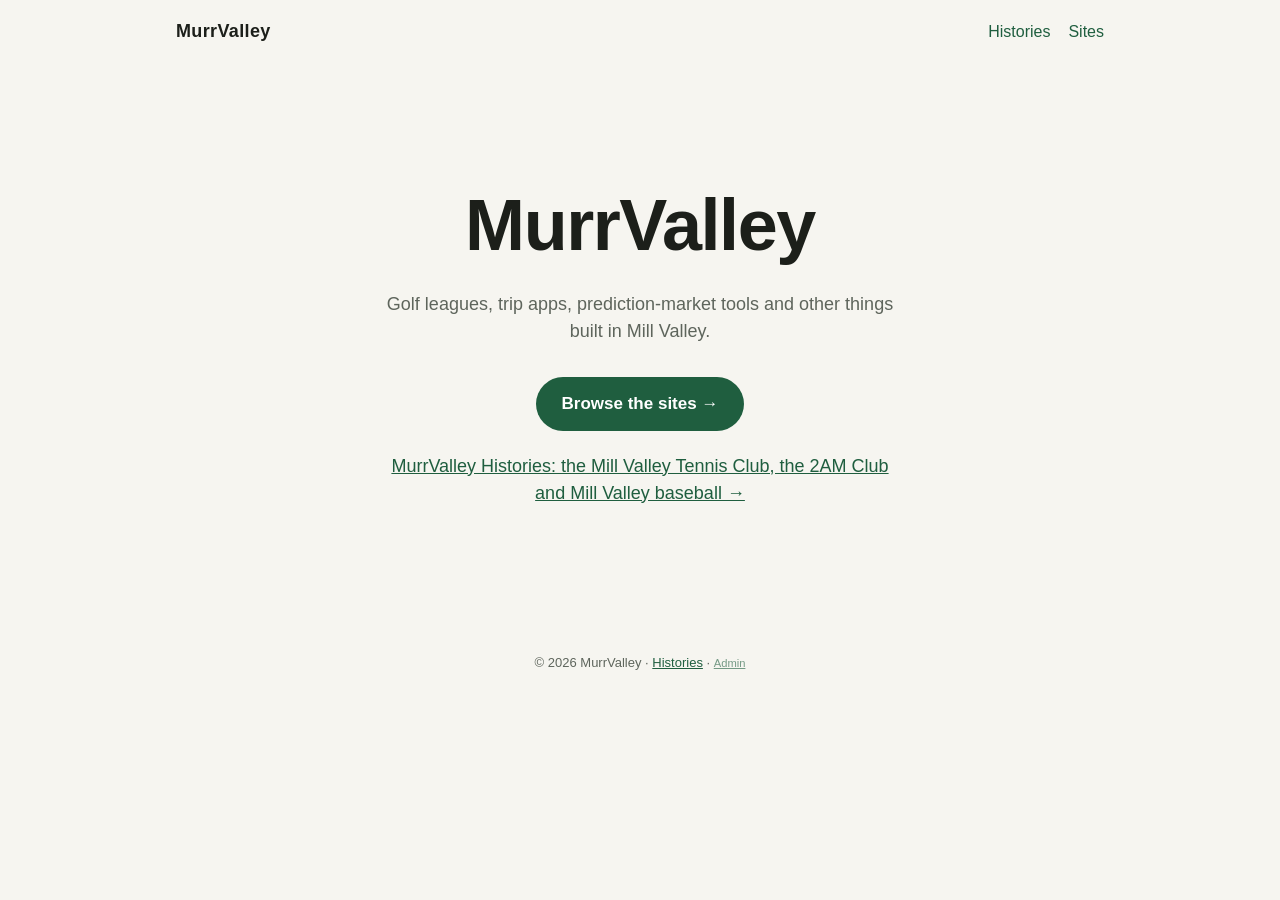
<file: index.html>
<!doctype html>
<html lang="en">
<head>
  <meta charset="utf-8">
  <meta name="viewport" content="width=device-width, initial-scale=1">
  <title>MurrValley</title>
  <meta name="description" content="Dan Murray's home on the web: golf apps, trip apps, prediction-market tools and more.">
  <link rel="icon" href="favicon.svg" type="image/svg+xml">
  <link rel="stylesheet" href="styles.css">
</head>
<body>
  <div class="wrap">
    <div class="topbar">
      <a class="brand" href="/">MurrValley</a>
      <nav><a href="/histories/">Histories</a><a href="/sites/">Sites</a></nav>
    </div>

    <section class="hero">
      <h1>MurrValley</h1>
      <p>Golf leagues, trip apps, prediction-market tools and other things built in Mill Valley.</p>
      <a class="btn" href="/sites/">Browse the sites →</a>
      <p style="margin-top:22px"><a href="/histories/">MurrValley Histories: the Mill Valley Tennis Club, the 2AM Club and Mill Valley baseball →</a></p>
    </section>
  </div>
  <footer>© <span id="y"></span> MurrValley · <a href="/histories/">Histories</a> · <a class="mg-admin" href="https://maringolf.org/admin?tenant=murrvalley" rel="nofollow" style="opacity:.6;font-size:.86em">Admin</a></footer>
  <script>document.getElementById('y').textContent = new Date().getFullYear();</script>
</body>
</html>
</file>
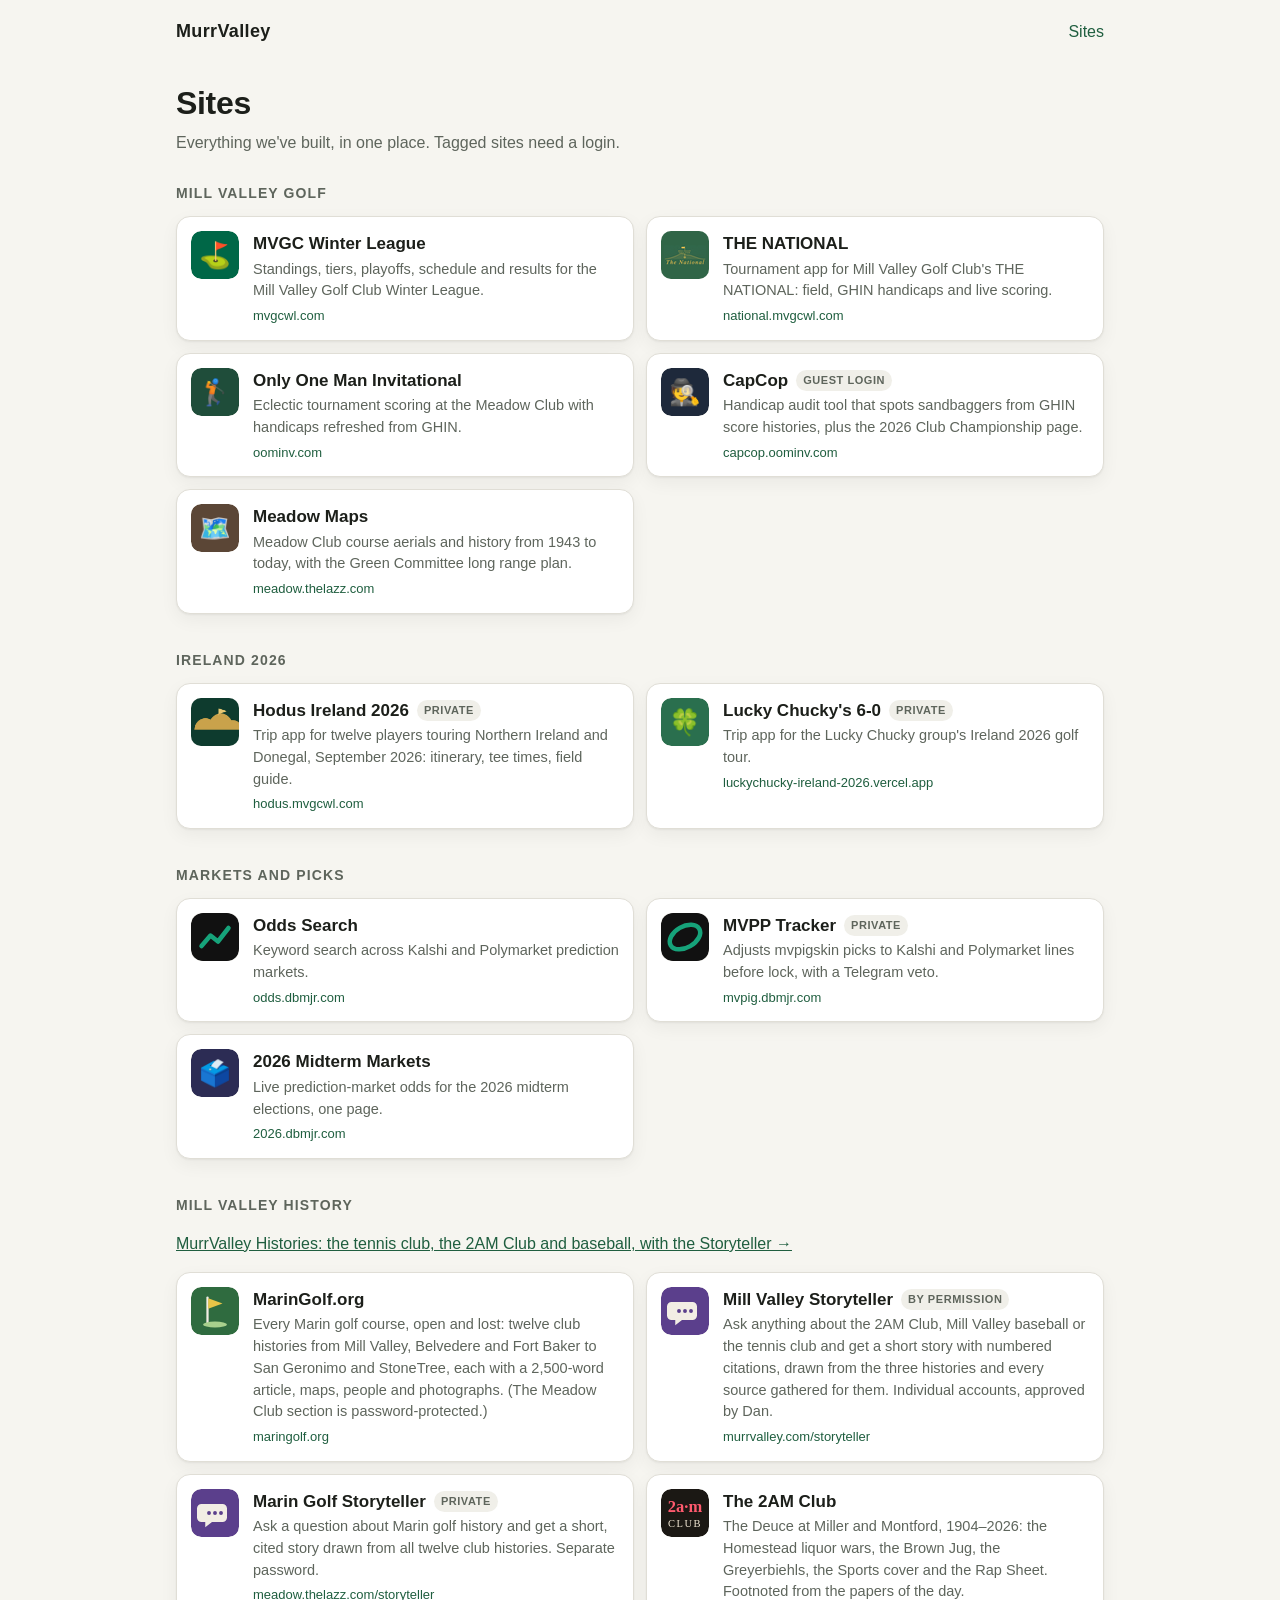
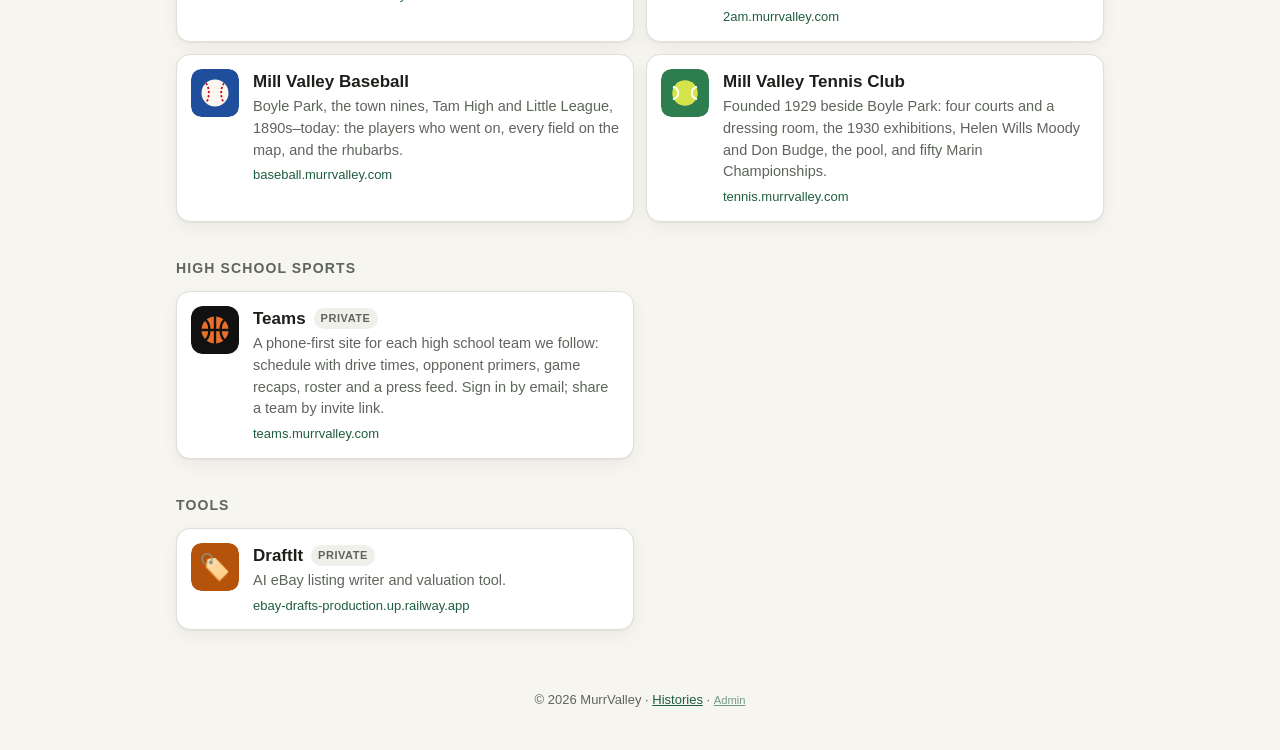
<file: sites/index.html>
<!doctype html>
<html lang="en">
<head>
  <meta charset="utf-8">
  <meta name="viewport" content="width=device-width, initial-scale=1">
  <title>Sites · MurrValley</title>
  <meta name="description" content="Every site and app built under MurrValley, with a short description and link.">
  <link rel="icon" href="../favicon.svg" type="image/svg+xml">
  <link rel="stylesheet" href="../styles.css">
</head>
<body>
  <div class="wrap">
    <div class="topbar">
      <a class="brand" href="/">MurrValley</a>
      <nav><a href="/sites/">Sites</a></nav>
    </div>

    <h1 class="page-title">Sites</h1>
    <p class="page-sub">Everything we've built, in one place. Tagged sites need a login.</p>

    <section class="group">
      <h2>Mill Valley golf</h2>
      <div class="grid">
        <a class="card" href="https://www.mvgcwl.com" target="_blank" rel="noopener">
          <img src="icons/mvgcwl.svg" alt="">
          <div class="body">
            <div class="name">MVGC Winter League</div>
            <div class="desc">Standings, tiers, playoffs, schedule and results for the Mill Valley Golf Club Winter League.</div>
            <div class="url">mvgcwl.com</div>
          </div>
        </a>
        <a class="card" href="https://national.mvgcwl.com" target="_blank" rel="noopener">
          <img src="icons/national.png" alt="">
          <div class="body">
            <div class="name">THE NATIONAL</div>
            <div class="desc">Tournament app for Mill Valley Golf Club's THE NATIONAL: field, GHIN handicaps and live scoring.</div>
            <div class="url">national.mvgcwl.com</div>
          </div>
        </a>
        <a class="card" href="https://oominv.com" target="_blank" rel="noopener">
          <img src="icons/oominv.svg" alt="">
          <div class="body">
            <div class="name">Only One Man Invitational</div>
            <div class="desc">Eclectic tournament scoring at the Meadow Club with handicaps refreshed from GHIN.</div>
            <div class="url">oominv.com</div>
          </div>
        </a>
        <a class="card" href="https://capcop.oominv.com" target="_blank" rel="noopener">
          <img src="icons/capcop.svg" alt="">
          <div class="body">
            <div class="name">CapCop <span class="tag">Guest login</span></div>
            <div class="desc">Handicap audit tool that spots sandbaggers from GHIN score histories, plus the 2026 Club Championship page.</div>
            <div class="url">capcop.oominv.com</div>
          </div>
        </a>
        <a class="card" href="https://meadow.thelazz.com" target="_blank" rel="noopener">
          <img src="icons/meadow.svg" alt="">
          <div class="body">
            <div class="name">Meadow Maps</div>
            <div class="desc">Meadow Club course aerials and history from 1943 to today, with the Green Committee long range plan.</div>
            <div class="url">meadow.thelazz.com</div>
          </div>
        </a>
      </div>
    </section>

    <section class="group">
      <h2>Ireland 2026</h2>
      <div class="grid">
        <a class="card" href="https://hodus.mvgcwl.com" target="_blank" rel="noopener">
          <img src="icons/hodus.png" alt="">
          <div class="body">
            <div class="name">Hodus Ireland 2026 <span class="tag">Private</span></div>
            <div class="desc">Trip app for twelve players touring Northern Ireland and Donegal, September 2026: itinerary, tee times, field guide.</div>
            <div class="url">hodus.mvgcwl.com</div>
          </div>
        </a>
        <a class="card" href="https://luckychucky-ireland-2026.vercel.app" target="_blank" rel="noopener">
          <img src="icons/luckychucky.svg" alt="">
          <div class="body">
            <div class="name">Lucky Chucky's 6-0 <span class="tag">Private</span></div>
            <div class="desc">Trip app for the Lucky Chucky group's Ireland 2026 golf tour.</div>
            <div class="url">luckychucky-ireland-2026.vercel.app</div>
          </div>
        </a>
      </div>
    </section>

    <section class="group">
      <h2>Markets and picks</h2>
      <div class="grid">
        <a class="card" href="https://odds.dbmjr.com" target="_blank" rel="noopener">
          <img src="icons/odds.svg" alt="">
          <div class="body">
            <div class="name">Odds Search</div>
            <div class="desc">Keyword search across Kalshi and Polymarket prediction markets.</div>
            <div class="url">odds.dbmjr.com</div>
          </div>
        </a>
        <a class="card" href="https://mvpig.dbmjr.com" target="_blank" rel="noopener">
          <img src="icons/mvpig.svg" alt="">
          <div class="body">
            <div class="name">MVPP Tracker <span class="tag">Private</span></div>
            <div class="desc">Adjusts mvpigskin picks to Kalshi and Polymarket lines before lock, with a Telegram veto.</div>
            <div class="url">mvpig.dbmjr.com</div>
          </div>
        </a>
        <a class="card" href="https://2026.dbmjr.com" target="_blank" rel="noopener">
          <img src="icons/midterms.svg" alt="">
          <div class="body">
            <div class="name">2026 Midterm Markets</div>
            <div class="desc">Live prediction-market odds for the 2026 midterm elections, one page.</div>
            <div class="url">2026.dbmjr.com</div>
          </div>
        </a>
      </div>
    </section>

    <section class="group">
      <h2>Mill Valley history</h2>
      <p><a href="/histories/">MurrValley Histories: the tennis club, the 2AM Club and baseball, with the Storyteller →</a></p>
      <div class="grid">
        <a class="card" href="https://maringolf.org" target="_blank" rel="noopener">
          <img src="icons/maringolf.svg" alt="">
          <div class="body">
            <div class="name">MarinGolf.org</div>
            <div class="desc">Every Marin golf course, open and lost: twelve club histories from Mill Valley, Belvedere and Fort Baker to San Geronimo and StoneTree, each with a 2,500-word article, maps, people and photographs. (The Meadow Club section is password-protected.)</div>
            <div class="url">maringolf.org</div>
          </div>
        </a>

        <a class="card" href="/storyteller/">
          <img src="icons/storyteller.svg" alt="">
          <div class="body">
            <div class="name">Mill Valley Storyteller <span class="tag">By permission</span></div>
            <div class="desc">Ask anything about the 2AM Club, Mill Valley baseball or the tennis club and get a short story with numbered citations, drawn from the three histories and every source gathered for them. Individual accounts, approved by Dan.</div>
            <div class="url">murrvalley.com/storyteller</div>
          </div>
        </a>
        <a class="card" href="https://meadow.thelazz.com/storyteller/" target="_blank" rel="noopener">
          <img src="icons/storyteller.svg" alt="">
          <div class="body">
            <div class="name">Marin Golf Storyteller <span class="tag">Private</span></div>
            <div class="desc">Ask a question about Marin golf history and get a short, cited story drawn from all twelve club histories. Separate password.</div>
            <div class="url">meadow.thelazz.com/storyteller</div>
          </div>
        </a>
        <a class="card" href="https://2am.murrvalley.com" target="_blank" rel="noopener">
          <img src="icons/2am.svg" alt="">
          <div class="body">
            <div class="name">The 2AM Club</div>
            <div class="desc">The Deuce at Miller and Montford, 1904–2026: the Homestead liquor wars, the Brown Jug, the Greyerbiehls, the Sports cover and the Rap Sheet. Footnoted from the papers of the day.</div>
            <div class="url">2am.murrvalley.com</div>
          </div>
        </a>
        <a class="card" href="https://baseball.murrvalley.com" target="_blank" rel="noopener">
          <img src="icons/baseball.svg" alt="">
          <div class="body">
            <div class="name">Mill Valley Baseball</div>
            <div class="desc">Boyle Park, the town nines, Tam High and Little League, 1890s–today: the players who went on, every field on the map, and the rhubarbs.</div>
            <div class="url">baseball.murrvalley.com</div>
          </div>
        </a>

        <a class="card" href="https://tennis.murrvalley.com" target="_blank" rel="noopener">
          <img src="icons/tennis.svg" alt="">
          <div class="body">
            <div class="name">Mill Valley Tennis Club</div>
            <div class="desc">Founded 1929 beside Boyle Park: four courts and a dressing room, the 1930 exhibitions, Helen Wills Moody and Don Budge, the pool, and fifty Marin Championships.</div>
            <div class="url">tennis.murrvalley.com</div>
          </div>
        </a>
      </div>
    </section>

    <section class="group">
      <h2>High school sports</h2>
      <div class="grid">
        <a class="card" href="https://teams.murrvalley.com" target="_blank" rel="noopener">
          <img src="icons/teams.svg" alt="">
          <div class="body">
            <div class="name">Teams <span class="tag">Private</span></div>
            <div class="desc">A phone-first site for each high school team we follow: schedule with drive times, opponent primers, game recaps, roster and a press feed. Sign in by email; share a team by invite link.</div>
            <div class="url">teams.murrvalley.com</div>
          </div>
        </a>
      </div>
    </section>

    <section class="group">
      <h2>Tools</h2>
      <div class="grid">
        <a class="card" href="https://ebay-drafts-production.up.railway.app" target="_blank" rel="noopener">
          <img src="icons/draftit.svg" alt="">
          <div class="body">
            <div class="name">DraftIt <span class="tag">Private</span></div>
            <div class="desc">AI eBay listing writer and valuation tool.</div>
            <div class="url">ebay-drafts-production.up.railway.app</div>
          </div>
        </a>
      </div>
    </section>
  </div>
  <footer>© <span id="y"></span> MurrValley · <a href="/histories/">Histories</a> · <a class="mg-admin" href="https://maringolf.org/admin?tenant=murrvalley" rel="nofollow" style="opacity:.6;font-size:.86em">Admin</a></footer>
  <script>document.getElementById('y').textContent = new Date().getFullYear();</script>
</body>
</html>
</file>
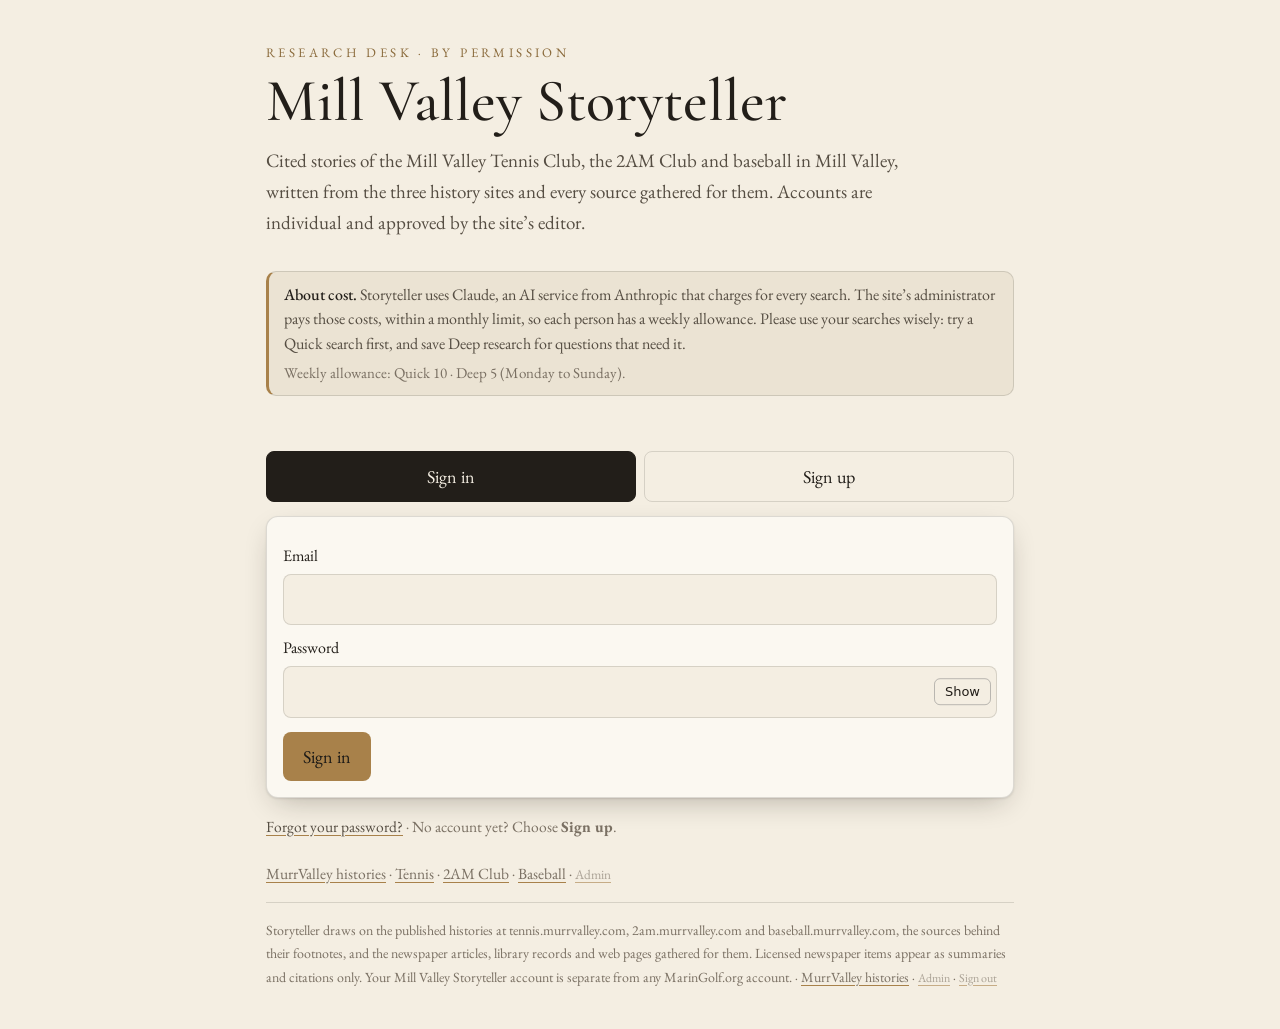
<file: storyteller/index.html>
<!doctype html>
<html lang="en">
<head>
<meta charset="utf-8">
<meta name="viewport" content="width=device-width,initial-scale=1">
<title>Mill Valley Storyteller</title>
<meta name="robots" content="noindex,nofollow">
<meta name="description" content="Cited stories of Mill Valley history: the Mill Valley Tennis Club, the 2AM Club and Mill Valley baseball.">
<link rel="icon" href="/favicon.svg" type="image/svg+xml">
<link rel="preconnect" href="https://fonts.googleapis.com">
<link href="https://fonts.googleapis.com/css2?family=Cormorant+Garamond:ital,wght@0,400;0,500;0,600;1,400;1,500&family=EB+Garamond:ital,wght@0,400;0,500;1,400&display=swap" rel="stylesheet">
<style>
:root{
  --paper:#f4eee2;--paper-2:#ebe3d3;--ink:#221e19;--ink-2:#564e43;--ink-3:#7a7063;--gold:#a8814a;--gold-ink:#8a6a3b;--green:#4f6b47;
  --rule:rgba(34,30,25,.14);--mount:#fbf8f1;--err:#9b3d22;--shadow:0 1px 2px rgba(30,24,16,.10),0 10px 30px -10px rgba(30,24,16,.32);
  --display:"Cormorant Garamond",Georgia,serif;--body:"EB Garamond",Georgia,serif;color-scheme:light}
@media (prefers-color-scheme:dark){:root:not([data-theme="light"]){--paper:#191714;--paper-2:#221f1b;--ink:#ece4d4;--ink-2:#c2b8a7;--ink-3:#9a9080;--gold:#c29d63;--gold-ink:#d2ad72;--green:#8fae84;--rule:rgba(236,228,212,.14);--mount:#2a2622;--err:#e2a07a;--shadow:0 1px 2px rgba(0,0,0,.4),0 10px 28px -10px rgba(0,0,0,.7);color-scheme:dark}}
:root[data-theme="dark"]{--paper:#191714;--paper-2:#221f1b;--ink:#ece4d4;--ink-2:#c2b8a7;--ink-3:#9a9080;--gold:#c29d63;--gold-ink:#d2ad72;--green:#8fae84;--rule:rgba(236,228,212,.14);--mount:#2a2622;--err:#e2a07a;--shadow:0 1px 2px rgba(0,0,0,.4),0 10px 28px -10px rgba(0,0,0,.7);color-scheme:dark}
*{box-sizing:border-box}
body{margin:0;background:var(--paper);color:var(--ink);font-family:var(--body);font-size:19px;line-height:1.65;-webkit-font-smoothing:antialiased;overflow-x:hidden}
a{color:inherit;text-decoration-color:var(--gold);text-underline-offset:3px}
button,textarea{font:inherit;color:inherit}
.wrap{max-width:780px;margin:0 auto;padding:0 16px}
.top{display:flex;justify-content:space-between;align-items:center;gap:12px;padding:14px 0;border-bottom:1px solid var(--rule)}
.top a.brand{font-family:var(--display);font-size:22px;font-weight:600;text-decoration:none}
.top .links{font-size:15px;color:var(--ink-3)}
header.hero{padding:42px 0 10px}
.kicker{color:var(--gold-ink);letter-spacing:.26em;font-size:13px;text-transform:uppercase}
h1{font-family:var(--display);font-weight:500;font-size:clamp(40px,8vw,60px);line-height:1.02;margin:8px 0 12px}
.lede{color:var(--ink-2);margin:0 0 22px;max-width:640px}
form{background:var(--mount);border:1px solid var(--rule);border-radius:12px;padding:16px;box-shadow:var(--shadow)}
label.q{display:block;font-family:var(--display);font-size:24px;font-weight:500;margin-bottom:6px}
textarea{width:100%;min-height:92px;resize:vertical;padding:12px 13px;border-radius:8px;border:1px solid var(--rule);background:var(--paper);font-size:19px;line-height:1.5}
textarea:focus{outline:2px solid var(--gold);outline-offset:1px}
.row{display:flex;align-items:center;justify-content:space-between;gap:12px;flex-wrap:wrap;margin-top:10px}
.go{padding:10px 20px;border-radius:8px;border:0;background:var(--gold);color:#1c1a17;font-size:18px;cursor:pointer}
.go[disabled]{opacity:.55;cursor:default}
.usage{font-size:15px;color:var(--ink-3)}
.cost{margin:0 0 16px;padding:11px 15px;background:var(--paper-2);border:1px solid var(--rule);border-left:3px solid var(--gold);border-radius:10px;font-size:16px;line-height:1.55;color:var(--ink-2)}.cost b{color:var(--ink);font-weight:500}
.btns{display:flex;gap:8px;flex-wrap:wrap}.go.deep{background:var(--ink);color:var(--paper)}.go:disabled{opacity:.45;cursor:default}
.morebar{margin-top:8px;font-size:15px;color:var(--ink-3)}.morebtn{background:none;border:1px solid var(--rule);border-radius:8px;padding:5px 11px;font-size:15px;color:var(--ink-2);cursor:pointer}
.morebtn.hot{background:var(--gold);color:#1c1a17;border-color:var(--gold);font-size:17px;padding:8px 14px}
dialog.mr{max-width:min(460px,calc(100vw - 32px));width:100%;border:1px solid var(--rule);border-radius:10px;background:var(--mount);color:var(--ink);padding:20px}
dialog.mr::backdrop{background:rgba(20,18,16,.55)}dialog.mr label{display:block;font-size:16px;margin:10px 0 4px}dialog.mr input,dialog.mr textarea{width:100%;box-sizing:border-box;padding:8px 10px;border:1px solid var(--rule);border-radius:6px;background:var(--paper);color:var(--ink);font:inherit;font-size:17px}
dialog.mr .two{display:flex;gap:12px}dialog.mr .two>div{flex:1}dialog.mr .bt{display:flex;gap:10px;justify-content:flex-end;margin-top:14px}
.ex{margin:14px 0 0;display:flex;flex-direction:column;gap:6px}
.ex span{font-size:14px;color:var(--ink-3);letter-spacing:.06em;text-transform:uppercase}
.chip{text-align:left;background:none;border:1px solid var(--rule);border-radius:8px;padding:7px 11px;font-size:17px;color:var(--ink-2);cursor:pointer;line-height:1.35}
.chip:hover{border-color:var(--gold);color:var(--ink)}
.status{margin:18px 0 0;color:var(--ink-2);font-style:italic;min-height:1.6em}
.status.err{color:var(--err);font-style:normal}
article.story{margin:26px 0 0}
article.story h2.t{font-family:var(--display);font-weight:500;font-size:clamp(30px,6vw,40px);line-height:1.1;margin:0 0 12px}
article.story h3{font-family:var(--display);font-weight:600;font-size:25px;margin:26px 0 6px}
article.story p{margin:0 0 14px}
article.story ul{margin:0 0 14px;padding-left:22px}
article.story li{margin:0 0 6px}
sup.c{font-size:13px;line-height:0;margin-left:1px;white-space:nowrap}
sup.c a{color:var(--gold-ink);text-decoration:none;font-weight:500}
sup.c a:hover{text-decoration:underline}
.tools{display:flex;gap:10px;align-items:center;flex-wrap:wrap;margin:18px 0 0;padding-top:12px;border-top:1px solid var(--rule)}
.tools button{background:none;border:1px solid var(--rule);border-radius:8px;padding:6px 12px;font-size:16px;cursor:pointer}
.tools button:hover{border-color:var(--gold)}
.tools .meta{font-size:14px;color:var(--ink-3)}
.verify{margin:18px 0 0;padding:12px 14px;border-left:3px solid var(--gold);background:var(--paper-2);font-size:16px;color:var(--ink-2);border-radius:0 8px 8px 0}
section.sources{margin:26px 0 40px}
section.sources h3{font-family:var(--display);font-weight:500;font-size:28px;margin:0 0 8px}
ol.src{padding-left:0;list-style:none;margin:0}
ol.src li{padding:10px 0;border-bottom:1px solid var(--rule);display:grid;grid-template-columns:2.2em 1fr;gap:4px}
ol.src li:target{background:var(--paper-2)}
ol.src .n{font-weight:500;color:var(--gold-ink)}
ol.src .tt{font-size:17px}
ol.src .m{font-size:14px;color:var(--ink-3)}
ol.src .orig{font-size:15px;color:var(--ink-2);margin-top:3px}
ol.src .orig a{word-break:break-word}
ol.src .q{font-size:15px;color:var(--ink-3);font-style:italic;margin-top:3px}
details.more{margin-top:10px;font-size:16px;color:var(--ink-3)}
section.rmap{margin:6px 0 40px;padding-top:18px;border-top:1px solid var(--rule)}
section.rmap h3{font-family:var(--display);font-weight:500;font-size:28px;margin:0 0 4px}
section.rmap h4{font-family:var(--display);font-weight:600;font-size:21px;margin:20px 0 4px}
.rm-lede{font-size:15px;color:var(--ink-3);margin:0 0 10px}
.rm-g{padding:10px 0;border-top:1px solid var(--rule)}
.rm-gh{display:flex;flex-wrap:wrap;gap:2px 10px;align-items:baseline}
.rm-gh b{font-weight:500}.rm-links{font-size:15px;color:var(--ink-2)}
ul.rm-i{list-style:none;padding:0;margin:4px 0 0}ul.rm-i li{padding:4px 0 4px 14px;position:relative;font-size:17px;line-height:1.45}
ul.rm-i li::before{content:"";position:absolute;left:2px;top:.75em;width:5px;height:5px;border-radius:50%;background:var(--gold)}
.rm-call{font-size:14.5px;color:var(--ink-3)}.rm-why{display:block;font-size:15px;color:var(--ink-2);font-style:italic}
.rm-kind{font-size:12.5px;letter-spacing:.08em;text-transform:uppercase;color:var(--gold-ink);margin-right:6px}
.rm-more{margin:14px 0 0;background:none;border:1px solid var(--rule);border-radius:8px;padding:6px 14px;font-size:16px;cursor:pointer}
.rm-more:hover{border-color:var(--gold)}.rm-more:focus-visible{outline:2px solid var(--gold);outline-offset:2px}
.rm-note{font-size:14px;color:var(--ink-3);margin:12px 0 0}
footer{border-top:1px solid var(--rule);padding:16px 0 40px;font-size:14px;color:var(--ink-3)}
.vh{position:absolute!important;width:1px;height:1px;overflow:hidden;clip:rect(0 0 0 0)}

/* 2026-11-18: first-time primer, tour, (i) explainers, free sample */
.top .links a{margin-left:2px}.howl{background:none;border:0;padding:0;font:inherit;color:inherit;text-decoration:underline;text-decoration-color:var(--gold);text-underline-offset:3px;cursor:pointer}
button.info,.tools button.info{display:inline-flex;align-items:center;justify-content:center;width:19px;height:19px;padding:0;margin:0 0 0 6px;border-radius:50%;border:1px solid var(--rule);background:none;color:var(--ink-3);font:italic 600 12.5px/1 Georgia,serif;cursor:pointer;vertical-align:middle;flex:none}
button.info:hover,button.info[aria-expanded="true"]{border-color:var(--gold);color:var(--gold-ink)}button.info:focus-visible{outline:2px solid var(--gold);outline-offset:2px}
.info-tap{position:relative}.info-tap::after{content:"";position:absolute;inset:-12px}
.qh{display:flex;align-items:center;margin-bottom:6px}.qh label.q{margin:0}
#pop{position:absolute;z-index:40;width:max-content;max-width:min(320px,calc(100vw - 32px));background:var(--mount);color:var(--ink);border:1px solid var(--rule);border-radius:10px;padding:10px 13px;box-shadow:0 6px 24px rgba(0,0,0,.18);font-size:15.5px;line-height:1.5}
#pop b{display:block;font-weight:500;margin-bottom:2px}#pop p{margin:0;color:var(--ink-2)}
dialog.pm{max-width:min(560px,calc(100vw - 32px));width:100%;border:1px solid var(--rule);border-radius:12px;background:var(--mount);color:var(--ink);padding:22px 22px 18px}
dialog.pm::backdrop{background:rgba(20,18,16,.55)}dialog.pm h2{font-family:var(--display);font-weight:500;font-size:32px;line-height:1.1;margin:0 0 10px}
dialog.pm p{margin:0 0 10px;font-size:17px;line-height:1.5;color:var(--ink-2)}dialog.pm p b{color:var(--ink);font-weight:500}
dialog.pm .cost{margin:12px 0}dialog.pm .bt{display:flex;gap:10px;justify-content:flex-end;flex-wrap:wrap;margin-top:14px}
.ghost{background:none;border:1px solid var(--rule);border-radius:8px;padding:9px 14px;font-size:17px;color:var(--ink-2);cursor:pointer}.ghost:hover{border-color:var(--gold)}
.empty{margin:14px 0 0;font-size:16px;color:var(--ink-3)}.lnk{background:none;border:0;padding:0;font:inherit;color:var(--ink-2);text-decoration:underline;text-decoration-color:var(--gold);text-underline-offset:3px;cursor:pointer}
.samplebar{display:flex;flex-wrap:wrap;gap:6px 12px;align-items:center;margin:20px 0 0;padding:10px 14px;border:1px dashed var(--gold);border-radius:10px;font-size:15.5px;color:var(--ink-2)}
.tag{font-size:12.5px;letter-spacing:.12em;text-transform:uppercase;background:var(--gold);color:#1c1a17;border-radius:4px;padding:2px 7px}
.rm-legend{font-size:15px;color:var(--ink-3);margin:2px 0 6px;display:flex;flex-wrap:wrap;gap:4px 14px;align-items:center}.rm-legend span{display:inline-flex;align-items:center}
#tour{position:fixed;inset:0;z-index:60}#tourHl{position:fixed;border-radius:10px;box-shadow:0 0 0 3px var(--gold),0 0 0 9999px rgba(20,18,16,.58);transition:all .18s ease;pointer-events:none}
@media (prefers-reduced-motion:reduce){#tourHl{transition:none}}
.tour-card{position:fixed;left:16px;right:16px;max-width:420px;margin:0 auto;background:var(--mount);color:var(--ink);border:1px solid var(--rule);border-radius:12px;padding:14px 16px;box-shadow:0 10px 30px rgba(0,0,0,.3)}
.tour-card .tn{font-size:13px;letter-spacing:.14em;text-transform:uppercase;color:var(--gold-ink);margin:0 0 2px}.tour-card b{display:block;font-family:var(--display);font-weight:500;font-size:24px;line-height:1.15}
.tour-card p.tb{margin:6px 0 0;font-size:16.5px;line-height:1.5;color:var(--ink-2)}.tour-card .bt{display:flex;gap:8px;justify-content:flex-end;margin-top:12px;flex-wrap:wrap}

[hidden]{display:none!important}ul.rm-i li>.rm-kind~.rm-call{display:block}
#auth .tabs{display:grid;grid-template-columns:1fr 1fr;gap:8px;margin:6px 0 14px}#auth .tabs button{padding:10px;border-radius:8px;background:transparent;color:var(--ink);border:1px solid var(--rule);font-size:18px;cursor:pointer}
#auth .tabs button[aria-selected="true"]{background:var(--ink);color:var(--paper);border-color:var(--ink)}
#auth .af{margin-bottom:12px}#auth .af label{display:block;font-size:16px;margin:10px 0 4px}#auth .af input,#auth .af textarea{width:100%;padding:10px 12px;border-radius:8px;border:1px solid var(--rule);background:var(--paper);color:var(--ink);font:inherit;font-size:18px}
#auth .af .go{margin-top:14px}#auth .fine{font-size:15.5px;color:var(--ink-3)}#auth .ah{font-family:var(--display);font-weight:500;font-size:30px;margin:0 0 6px}
</style>
</head>
<body>
<div class="wrap">
  <div class="top" id="topbar" hidden><a class="brand" href="https://murrvalley.com/histories/">MurrValley.com</a><span class="links"><button type="button" class="howl" id="howLink">How to use Storyteller</button> · <span id="whoLine"></span><button type="button" class="howl" id="signOut">Sign out</button></span></div>
  <style>
    #adminCost{max-width:640px;margin:10px auto 0;padding:12px 16px 10px;border:1px solid rgba(127,127,127,.35);border-radius:10px;font:14px/1.4 system-ui,sans-serif;text-align:center}
    #adminCost .lbl{font-size:12px;letter-spacing:.06em;text-transform:uppercase;opacity:.7}
    #adminCost .big{font-size:30px;font-weight:600;margin:2px 0}
    #adminCost .sub{font-size:13px;opacity:.75}
    #adminCost .per{display:flex;flex-wrap:wrap;justify-content:center;gap:6px;margin-top:10px}
    #adminCost .per button{font:13px system-ui,sans-serif;padding:4px 10px;border-radius:999px;border:1px solid rgba(127,127,127,.45);background:transparent;color:inherit;cursor:pointer}
    #adminCost .per button.on{background:rgba(127,127,127,.28);border-color:currentColor;font-weight:600}
    #adminCost .cap{font-size:12px;opacity:.65;margin-top:8px}
  </style>
  <div id="adminCost" hidden aria-live="polite"></div>
  <script>
function stCostChart(host,series,k){
  if(!host)return;
  var SP={hour:36e5,day:864e5,week:6048e5,month:2592e6,quarter:7776e6,year:31536e6};
  var now=Date.now(),pts=(series||[]).map(function(p){return [Date.parse(p[0]),+p[1]]}).filter(function(p){return isFinite(p[0])});
  var t0=SP[k]?now-SP[k]:(pts.length?Math.min(pts[0][0],now-36e5):now-864e5);
  var cum=0,ln=[[t0,0]];
  pts.forEach(function(p){if(p[0]<t0||p[0]>now)return;ln.push([p[0],cum]);cum+=p[1];ln.push([p[0],cum])});
  ln.push([now,cum]);
  var W=Math.max(260,host.clientWidth||520),H=180,L=46,R=12,T=12,B=26;
  var step=[.01,.02,.05,.1,.2,.5,1,2,5,10,20,50,100].find(function(s){return cum*1.1/s<=4})||100,ymax=Math.max(step,Math.ceil(cum*1.1/step)*step);
  var X=function(t){return L+(t-t0)/(now-t0||1)*(W-L-R)},Y=function(v){return T+(1-v/ymax)*(H-T-B)};
  var d=ln.map(function(p,i){return (i?'L':'M')+X(p[0]).toFixed(1)+' '+Y(p[1]).toFixed(1)}).join('');
  var area=d+'L'+X(now).toFixed(1)+' '+Y(0).toFixed(1)+'L'+X(t0).toFixed(1)+' '+Y(0).toFixed(1)+'Z';
  var short=SP[k]&&SP[k]<=864e5;
  var fmt=function(t,full){return new Date(t).toLocaleString('en-US',full?{timeZone:'America/Los_Angeles',month:'short',day:'numeric',hour:'numeric',minute:'2-digit'}:short?{timeZone:'America/Los_Angeles',hour:'numeric',minute:'2-digit'}:{timeZone:'America/Los_Angeles',month:'short',day:'numeric',year:(k==='year'||!SP[k])?'2-digit':undefined})};
  var g='';
  for(var v=0;v<=ymax+1e-9;v+=step){g+='<line x1="'+L+'" x2="'+(W-R)+'" y1="'+Y(v).toFixed(1)+'" y2="'+Y(v).toFixed(1)+'" stroke="currentColor" stroke-opacity="'+(v===0?.35:.12)+'"/><text x="'+(L-6)+'" y="'+(Y(v)+4).toFixed(1)+'" text-anchor="end" font-size="11" fill="currentColor" fill-opacity=".6">$'+(step<1?v.toFixed(2):v.toFixed(0))+'</text>'}
  g+='<text x="'+L+'" y="'+(H-6)+'" font-size="11" fill="currentColor" fill-opacity=".6">'+fmt(t0,short)+'</text><text x="'+(W-R)+'" y="'+(H-6)+'" text-anchor="end" font-size="11" fill="currentColor" fill-opacity=".6">Now</text>';
  host.style.position='relative';
  host.innerHTML='<svg width="'+W+'" height="'+H+'" viewBox="0 0 '+W+' '+H+'" role="img" aria-label="Cumulative Storyteller spending, '+fmt(t0)+' to now: $'+cum.toFixed(2)+'" style="display:block;max-width:100%;overflow:visible">'+g+
    '<path d="'+area+'" fill="currentColor" fill-opacity=".10"/><path d="'+d+'" fill="none" stroke="currentColor" stroke-width="2" stroke-linejoin="round"/>'+
    '<line class="hx" y1="'+T+'" y2="'+(H-B)+'" stroke="currentColor" stroke-opacity=".45" stroke-dasharray="3 3" style="display:none"/><circle class="hd" r="4.5" fill="currentColor" style="display:none"/>'+
    '<rect x="'+L+'" y="0" width="'+(W-L-R)+'" height="'+(H-B)+'" fill="transparent" style="cursor:crosshair"/></svg>'+
    '<div class="htip" style="position:absolute;display:none;pointer-events:none;background:rgba(20,20,20,.9);color:#fff;font:12px/1.35 system-ui,sans-serif;padding:5px 8px;border-radius:6px;white-space:nowrap"></div>';
  var svg=host.querySelector('svg'),hx=svg.querySelector('.hx'),hd=svg.querySelector('.hd'),tip=host.querySelector('.htip'),hit=svg.querySelector('rect');
  var at=function(t){var v=0;for(var i=0;i<ln.length;i++){if(ln[i][0]<=t)v=ln[i][1];else break}return v};
  var move=function(e){var r=svg.getBoundingClientRect(),cx=(e.touches?e.touches[0].clientX:e.clientX)-r.left;cx=Math.max(L,Math.min(W-R,cx));
    var t=t0+(cx-L)/(W-L-R)*(now-t0),v=at(t);
    hx.setAttribute('x1',cx);hx.setAttribute('x2',cx);hx.style.display='';hd.setAttribute('cx',cx);hd.setAttribute('cy',Y(v));hd.style.display='';
    tip.innerHTML='<b>$'+v.toFixed(2)+'</b> spent by '+fmt(t,true);tip.style.display='block';
    var tw=tip.offsetWidth;tip.style.left=Math.max(0,Math.min(W-tw,cx-tw/2))+'px';tip.style.top=Math.max(0,Y(v)-38)+'px'};
  var out=function(){hx.style.display='none';hd.style.display='none';tip.style.display='none'};
  hit.addEventListener('mousemove',move);hit.addEventListener('touchmove',move,{passive:true});hit.addEventListener('mouseleave',out);hit.addEventListener('touchend',out);
}
  </script>

  <section id="auth" hidden aria-labelledby="authH">
    <header class="hero"><div class="kicker">Research desk · By permission</div><h1 id="authH">Mill Valley Storyteller</h1>
      <p class="lede">Cited stories of the Mill Valley Tennis Club, the 2AM Club and baseball in Mill Valley, written from the three history sites and every source gathered for them. Accounts are individual and approved by the site’s editor.</p></header>
    <p class="cost"><b>About cost.</b> Storyteller uses Claude, an AI service from Anthropic that charges for every search. The site’s administrator pays those costs, within a monthly limit, so each person has a weekly allowance. Please use your searches wisely: try a Quick search first, and save Deep research for questions that need it.<span class="al" style="display:block;margin-top:4px;color:var(--ink-3);font-size:15px">Weekly allowance: Quick 10 · Deep 5 (Monday to Sunday).</span></p>
    <p class="status" id="aNote" role="status" aria-live="polite"></p>
    <div id="aMain">
      <div class="tabs" role="tablist" aria-label="Sign in or sign up"><button type="button" role="tab" id="tIn" aria-controls="pIn" aria-selected="true">Sign in</button><button type="button" role="tab" id="tUp" aria-controls="pUp" aria-selected="false">Sign up</button></div>
      <div id="pIn" role="tabpanel" aria-labelledby="tIn">
        <form id="fIn" class="af"><label for="inE">Email</label><input id="inE" type="email" autocomplete="username" required maxlength="254">
          <label for="inP">Password</label><input id="inP" type="password" autocomplete="current-password" required maxlength="200">
          <p class="status err" id="inErr" role="alert" hidden></p><button class="go" type="submit">Sign in</button></form>
        <p class="fine"><button type="button" class="lnk" id="forgotL">Forgot your password?</button> · No account yet? Choose <b>Sign up</b>.</p>
        <form id="fForgot" class="af" hidden><p class="fine">Enter your email. If it has a Mill Valley Storyteller account, we will send a link to choose a new password.</p>
          <label for="fgE">Email</label><input id="fgE" type="email" autocomplete="email" required maxlength="254"><button class="go" type="submit">Send the link</button> <button type="button" class="lnk" id="fgX">Cancel</button></form>
      </div>
      <div id="pUp" role="tabpanel" aria-labelledby="tUp" hidden>
        <p class="fine">Storyteller accounts are individual and approved by Dan Murray, the site’s editor. Fill this in; once you are approved you will get an email with a link to set your password. Your Mill Valley Storyteller account is separate from any MarinGolf.org account: someone who wants both signs up for each.</p>
        <form id="fUp" class="af"><input type="text" name="website" tabindex="-1" autocomplete="off" aria-hidden="true" style="position:absolute;left:-5000px;width:1px">
          <label for="uF">First name</label><input id="uF" name="first_name" maxlength="60" autocomplete="given-name" required>
          <label for="uL">Last name</label><input id="uL" name="last_name" maxlength="60" autocomplete="family-name" required>
          <label for="uE">Email</label><input id="uE" name="email" type="email" maxlength="254" autocomplete="email" required>
          <label for="uC">Cell number</label><input id="uC" name="cell" type="tel" maxlength="40" autocomplete="tel" required>
          <label for="uR">Your connection to Mill Valley history (for example: a tennis club member, a 2AM regular, a Little League parent or player, a researcher), and what you would like to look into</label><textarea id="uR" name="relationship" rows="3" maxlength="1000" required></textarea>
          <p class="status err" id="upErr" role="alert" hidden></p><button class="go" type="submit">Sign up</button></form>
      </div>
    </div>
    <form id="fSet" class="af" hidden><h2 class="ah" id="setH">Choose your password</h2><p class="fine" id="setP">At least 10 characters.</p>
      <div id="setCur" hidden><label for="sC">Your temporary password</label><input id="sC" type="password" autocomplete="current-password" maxlength="200"></div>
      <label for="sP">New password</label><input id="sP" type="password" autocomplete="new-password" minlength="10" maxlength="200" required>
      <label for="sP2">Type it again</label><input id="sP2" type="password" autocomplete="new-password" minlength="10" maxlength="200" required>
      <p class="status err" id="setErr" role="alert" hidden></p><button class="go" type="submit">Save password and open Storyteller</button></form>
    <p class="fine" style="margin-top:22px"><a href="https://murrvalley.com/histories/">MurrValley histories</a> · <a href="https://tennis.murrvalley.com/">Tennis</a> · <a href="https://2am.murrvalley.com/">2AM Club</a> · <a href="https://baseball.murrvalley.com/">Baseball</a> · <a class="mg-admin" href="https://maringolf.org/admin?tenant=murrvalley&amp;site=storyteller" rel="nofollow" style="opacity:.6;font-size:.86em">Admin</a></p>
  </section>
  <div id="app" hidden>
  <header class="hero">
    <div class="kicker">Research desk · By permission</div>
    <h1>Mill Valley Storyteller</h1>
    <p class="lede">Ask a question about the Mill Valley Tennis Club, the 2AM Club or baseball in Mill Valley, or ask for a story. Storyteller reads the three history sites, the sources behind their footnotes and every newspaper article and record gathered for them, then writes a short account with numbered citations: a starting point for your own research.</p>
  </header>

  <p class="cost"><b>About cost.</b> Storyteller uses Claude, an AI service from Anthropic that charges for every search. The site’s administrator pays those costs, within a monthly limit, so each person has a weekly allowance. Please use your searches wisely: try a Quick search first, and save Deep research for questions that need it.</p>

  <form id="f" autocomplete="off">
    <div class="qh"><label class="q" for="q">What would you like to know?</label><button type="button" class="info" data-i="ask" aria-label="About the question box" aria-expanded="false" aria-controls="pop">i</button></div>
    <textarea id="q" name="q" maxlength="600" placeholder="e.g. When did the 2 A.M. Club get its name, and who ran it?" required></textarea>
    <div class="row">
      <span class="usage"><span id="usage" aria-live="polite"></span><button type="button" class="info" data-i="allow" aria-label="About the weekly allowance" aria-expanded="false" aria-controls="pop">i</button></span>
      <span class="btns" id="go"><button class="go" id="goQ" type="submit" data-mode="quick" title="A concise cited answer with the top research leads (Sonnet)">Quick search</button><button type="button" class="info" data-i="quick" aria-label="About Quick search" aria-expanded="false" aria-controls="pop">i</button><button class="go deep" id="goD" type="submit" data-mode="deep" title="The full story from more sources, with the complete Research Map (Opus)">Deep research</button><button type="button" class="info" data-i="deep" aria-label="About Deep research" aria-expanded="false" aria-controls="pop">i</button></span>
    </div>
    <div class="ex"><span>Try one</span>
      <button type="button" class="chip">How did the Mill Valley Tennis Club start, and where were its first courts?</button>
      <button type="button" class="chip">Tell me about the 2 A.M. Club in the Greyerbiehl years.</button>
      <button type="button" class="chip">What is the history of baseball at Boyle Park?</button>
    </div>
  </form>

  <div class="morebar" id="morebar" hidden><button type="button" class="morebtn" id="moreBtn">Request more searches</button><button type="button" class="info" data-i="more" aria-label="About Request more searches" aria-expanded="false" aria-controls="pop">i</button> <span id="moreNote"></span></div>
  <dialog class="mr" id="moreDlg" aria-labelledby="mrH"><form id="moreF" method="dialog"><h3 id="mrH" style="margin:0 0 4px">Request more searches</h3>
    <p class="usage" style="margin:0">For the rest of this week. Dan reviews each request.</p>
    <div class="two"><div><label for="mrQ">Quick searches</label><input id="mrQ" type="number" min="0" max="50" value="10"></div><div><label for="mrD">Deep research</label><input id="mrD" type="number" min="0" max="25" value="5"></div></div>
    <label for="mrR">Reason (optional)</label><textarea id="mrR" rows="2" maxlength="1000"></textarea>
    <p class="status err" id="mrErr" hidden></p>
    <div class="bt"><button type="button" class="morebtn" id="mrX">Cancel</button><button type="submit" class="go" id="mrGo">Send request</button></div></form></dialog>
  <p class="empty" id="empty">New here? <button type="button" class="lnk" id="seeSample">See a sample story</button> (free: it does not use one of your searches).</p>
  <p class="status" id="status" role="status" aria-live="polite"></p>
  <div class="samplebar" id="sampleBar" hidden><span class="tag">Sample</span><span>A saved Deep research story: “<span id="sampleQ"></span>” It is free to read and did not use a search.</span><button type="button" class="lnk" id="sampleClose">Close the sample</button></div>

  <div id="out" hidden>
    <article class="story" id="story"></article>
    <div class="tools">
      <button type="button" id="copy">Copy story and citations</button><button type="button" class="info" data-i="copy" aria-label="About Copy" aria-expanded="false" aria-controls="pop">i</button>
      <span class="meta" id="meta"></span>
    </div>
    <p class="verify"><b>Verify before you publish.</b> Storyteller writes only from the passages listed below, but it can still misread or over-compress them. Check each fact against the original source (the newspaper, record or page cited) before you quote or publish it.</p>
    <section class="sources" id="sourcesSec">
      <h3>Sources used<button type="button" class="info" data-i="cite" aria-label="About citations and sources" aria-expanded="false" aria-controls="pop">i</button></h3>
      <ol class="src" id="sources"></ol>
      <details class="more" id="moreWrap" hidden><summary>Also read, but not cited (<span id="moreN">0</span>)</summary><ol class="src" id="more"></ol></details>
    </section>
    <section class="rmap" id="rmap" hidden aria-labelledby="rmH">
      <h3 id="rmH">Research Map: where to go next<button type="button" class="info" data-i="map" aria-label="About the Research Map" aria-expanded="false" aria-controls="pop">i</button></h3>
      <p class="rm-lede">Leads from the research index for this question: the originals behind the story, items in libraries and museums that nobody has read yet, gaps in the record, and searches to run yourself. The index chooses the leads; Storyteller only notes why each one matters.</p>
      <h4 id="rmTopH">Top leads<button type="button" class="info" data-i="top" aria-label="About Top leads" aria-expanded="false" aria-controls="pop">i</button></h4><div id="rmTop"></div>
      <button type="button" class="rm-more" id="rmMore" aria-expanded="false" aria-controls="rmDeep">Go deeper</button><button type="button" class="info" data-i="deeper" aria-label="About Go deeper" aria-expanded="false" aria-controls="pop">i</button>
      <div id="rmDeep" hidden></div>
      <p class="rm-note">Library details were checked on each institution’s own website; confirm before you go. Request emails use your own name and details.</p>
    </section>
  </div>

  </div>
  <div id="pop" role="dialog" aria-labelledby="popT" hidden><b id="popT"></b><p id="popB"></p></div>
  <dialog class="pm" id="primer" aria-labelledby="prH">
    <h2 id="prH">Welcome to Storyteller</h2>
    <p><b>What it does.</b> Storyteller searches the whole research collection for the Mill Valley Tennis Club, the 2AM Club and Mill Valley baseball (the published histories and every source gathered for them) and writes an answer with numbered citations to the passages it used.</p>
    <p><b>Quick or Deep.</b> Quick search gives a short cited answer, written by Sonnet. Deep research gives the full story with the complete Research Map, written by Opus.</p>
    <p><b>Reading the answer.</b> A number like [1] points to a source listed under the story. The Research Map below it shows where to go next: originals to read, items in libraries that nobody has read yet, gaps in the record, and searches to run yourself.</p>
    <p class="cost"><b>About cost.</b> Storyteller costs money for every search. The site’s administrator covers a monthly budget, so please use your searches wisely.</p>
    <p><b>Your allowance.</b> 15 searches a week: 10 Quick and 5 Deep. You can request more.</p>
    <div class="bt"><button type="button" class="ghost" id="prSample">See a sample</button><button type="button" class="ghost" id="prTour">Take the 1-minute tour</button><button type="button" class="go" id="prOk">Got it</button></div>
  </dialog>
  <div id="tour" hidden><div id="tourHl"></div>
    <div class="tour-card" id="tourCard" role="dialog" aria-modal="true" aria-labelledby="tourT" aria-describedby="tourB"><p class="tn" id="tourN"></p><b id="tourT" tabindex="-1"></b><p class="tb" id="tourB"></p>
      <div class="bt"><button type="button" class="ghost" id="tourSkip">Skip</button><button type="button" class="ghost" id="tourBack">Back</button><button type="button" class="go" id="tourNext">Next</button></div></div></div>

  <footer>Storyteller draws on the published histories at tennis.murrvalley.com, 2am.murrvalley.com and baseball.murrvalley.com, the sources behind their footnotes, and the newspaper articles, library records and web pages gathered for them. Licensed newspaper items appear as summaries and citations only. Your Mill Valley Storyteller account is separate from any MarinGolf.org account. · <a href="https://murrvalley.com/histories/">MurrValley histories</a> · <a class="mg-admin" href="https://maringolf.org/admin?tenant=murrvalley&amp;site=storyteller" rel="nofollow" style="opacity:.6;font-size:.86em">Admin</a> · <button type="button" class="howl mg-signout" id="signOut2" style="opacity:.6;font-size:.86em">Sign out</button></footer>
</div>

<script src="research-email.js"></script>
<script>
window.MV_SITE = { base: 'https://tennis.murrvalley.com', topic: 'the history of Mill Valley, California', domain: 'murrvalley.com' };
(() => {
  const API = 'https://mv-storyteller.dbmjr.workers.dev', TK = 'mvst2';
  const $ = (id) => document.getElementById(id);
  const tok = { get: () => { try { return localStorage.getItem(TK) || ''; } catch { return ''; } }, set: (t) => { try { t ? localStorage.setItem(TK, t) : localStorage.removeItem(TK); } catch { /* ignore */ } } };
  try { localStorage.removeItem('mvst'); } catch { /* the retired shared-password session */ }
  const post = async (path, body) => { const r = await fetch(API + path, { method: 'POST', headers: { 'Content-Type': 'application/json' }, body: JSON.stringify(body) }); return { r, j: await r.json().catch(() => ({})) }; };
  const err = (id, msg) => { const e = $(id); e.textContent = msg || ''; e.hidden = !msg; };
  const note = (msg) => { $('aNote').textContent = msg || ''; };
  let setMode = null; // {t} | {email}
  function tab(up) { $('tIn').setAttribute('aria-selected', String(!up)); $('tUp').setAttribute('aria-selected', String(up)); $('pIn').hidden = up; $('pUp').hidden = !up; }
  function show(why) {
    $('app').hidden = true; $('topbar').hidden = true; $('auth').hidden = false; $('fSet').hidden = true; $('aMain').hidden = false;
    note(why === 'expired' ? 'Please sign in again.' : why === 'out' ? 'You are signed out.' : '');
    if (why === 'change') note('Please sign in again and choose your own password.');
  }
  function hide() { $('auth').hidden = true; $('app').hidden = false; $('topbar').hidden = false; }
  function openSet(m) { setMode = m; $('aMain').hidden = true; $('fSet').hidden = false; $('setCur').hidden = !m.email; $('sC').required = !!m.email;
    $('setH').textContent = m.email ? 'Choose your own password' : 'Choose your password'; $('setP').textContent = (m.email ? 'You signed in with a temporary password. ' : '') + 'Use at least 10 characters.'; $('sP').focus(); }
  function start(t) { if (t) tok.set(t); hide(); if (window.MVST_START) window.MVST_START(); }
  window.MVST_AUTH = { show, hide };
  $('tIn').onclick = () => tab(false); $('tUp').onclick = () => tab(true);
  $('forgotL').onclick = () => { $('fForgot').hidden = false; $('fgE').value = $('inE').value; $('fgE').focus(); };
  $('fgX').onclick = () => { $('fForgot').hidden = true; };
  $('fForgot').onsubmit = async (e) => { e.preventDefault(); try { const { j } = await post('/api/forgot', { email: $('fgE').value }); note(j.message || j.error || ''); $('fForgot').hidden = true; } catch { note('Could not send just now. Try again shortly.'); } };
  $('fIn').onsubmit = async (e) => {
    e.preventDefault(); err('inErr');
    try {
      const { r, j } = await post('/api/login', { email: $('inE').value, password: $('inP').value });
      if (j.mustChange) { openSet({ email: j.email, current: $('inP').value }); $('sC').value = $('inP').value; return; }
      if (!r.ok) { err('inErr', j.error || 'Sign-in failed.'); if (j.noAccess) { tab(true); $('uE').value = $('inE').value; } return; }
      $('inP').value = ''; start(j.token);
    } catch { err('inErr', 'Could not reach Storyteller. Check your connection and try again.'); }
  };
  $('fUp').onsubmit = async (e) => {
    e.preventDefault(); err('upErr');
    const d = Object.fromEntries(new FormData($('fUp')));
    const ref = document.referrer || ''; d.site = /tennis\./.test(ref) ? 'tennis' : /2am\./.test(ref) ? '2am' : /baseball\./.test(ref) ? 'baseball' : 'storyteller';
    try { const { r, j } = await post('/api/request', d); if (!r.ok) { err('upErr', j.error || 'Please check the form.'); return; }
      $('fUp').reset(); tab(false); note(j.message || 'Thank you. Your request is in.'); } catch { err('upErr', 'Could not send. Try again.'); }
  };
  $('fSet').onsubmit = async (e) => {
    e.preventDefault(); err('setErr');
    if ($('sP').value !== $('sP2').value) { err('setErr', 'The two passwords do not match.'); return; }
    const body = setMode && setMode.t ? { t: setMode.t, password: $('sP').value } : { email: setMode && setMode.email, current: $('sC').value, password: $('sP').value };
    try { const { r, j } = await post('/api/password', body); if (!r.ok) { err('setErr', j.error || 'Could not set the password.'); return; }
      $('sP').value = $('sP2').value = $('sC').value = '';
      if (j.token) start(j.token); else { show(); note(j.message || 'Your password is set.'); }
    } catch { err('setErr', 'Could not reach Storyteller. Try again.'); }
  };
  const so = () => { tok.set(''); show('out'); };
  $('signOut').onclick = so; $('signOut2').onclick = so;
  // links: #set=<token> (approval email), #sso=<pass> (admin from maringolf.org), ?signup / #signup
  const h = new URLSearchParams(location.hash.slice(1));
  if (h.get('set') || h.get('sso')) history.replaceState(null, '', location.pathname + location.search);
  if (h.get('set')) { show(); openSet({ t: h.get('set') }); }
  else if (h.get('sso')) { show(); note('Opening Storyteller as admin…'); post('/api/sso', { pass: h.get('sso') }).then(({ r, j }) => { if (r.ok && j.token) start(j.token); else note(j.error || 'That admin link has expired.'); }).catch(() => note('Could not reach Storyteller.')); }
  else if (tok.get()) start();
  else { show(); if (/[?&#]signup\b/.test(location.search + location.hash)) tab(true); }
})();
</script>
<script>(function(){function add(i){if(i.dataset.pwt)return;i.dataset.pwt='1';var w=document.createElement('span');w.style.cssText='position:relative;display:block';i.parentNode.insertBefore(w,i);w.appendChild(i);i.style.paddingRight='70px';i.style.boxSizing='border-box';i.style.width='100%';var b=document.createElement('button');b.type='button';b.className='pw-toggle';b.textContent='Show';b.setAttribute('aria-label','Show password');b.setAttribute('aria-pressed','false');b.style.cssText='position:absolute;right:6px;top:50%;transform:translateY(-50%);width:auto;min-width:0;margin:0;padding:5px 10px;font:13px/1.2 system-ui,sans-serif;border-radius:6px;background:transparent;color:inherit;border:1px solid rgba(127,127,127,.5);cursor:pointer;box-shadow:none';b.onclick=function(){var s=i.type==='password';i.type=s?'text':'password';b.textContent=s?'Hide':'Show';b.setAttribute('aria-label',s?'Hide password':'Show password');b.setAttribute('aria-pressed',String(s));i.focus()};w.appendChild(b)}function run(){var l=document.querySelectorAll('input[type=password]');for(var k=0;k<l.length;k++)add(l[k])}run();if(window.MutationObserver)new MutationObserver(run).observe(document.body,{childList:true,subtree:true})})();</script>

<script>
(() => {
  const $ = (id) => document.getElementById(id);
  const esc = (s) => String(s ?? '').replace(/[&<>"']/g, (c) => ({ '&': '&amp;', '<': '&lt;', '>': '&gt;', '"': '&quot;', "'": '&#39;' }[c]));
  const safeUrl = (u) => (/^https?:\/\//i.test(u || '') ? u : null);
  let state = null;

  const API = 'https://mv-storyteller.dbmjr.workers.dev';
  const TK = 'mvst2';
  const tok = { get: () => { try { return localStorage.getItem(TK) || ''; } catch { return ''; } }, set: (t) => { try { t ? localStorage.setItem(TK, t) : localStorage.removeItem(TK); } catch { /* ignore */ } } };
  const api = (path, init = {}) => fetch(API + path, { ...init, headers: { ...(init.headers || {}), ...(tok.get() ? { Authorization: 'Bearer ' + tok.get() } : {}) } });
  const signedOut = (why) => { tok.set(''); if (window.MVST_AUTH) window.MVST_AUTH.show(why); };
  // Saved-story view (/storyteller/r/<id>, admin only): the recorded event stream is replayed through the same code.
  const REPLAY = window.ST_REPLAY || null;
  let logId = null;
  // Research Map engagement: small beacons tied to this story's log row (no other personal data).
  function beacon(kind, target) {
    if (REPLAY || !logId) return;
    try { api('/api/event', { method: 'POST', keepalive: true, headers: { 'Content-Type': 'application/json' }, body: JSON.stringify({ log: logId, kind, target: String(target || '').slice(0, 300) }) }).catch(() => {}); } catch { /* ignore */ }
  }

  for (const b of document.querySelectorAll('.chip')) b.onclick = () => { $('q').value = b.textContent; $('q').focus(); };

  // Weekly allowance (Monday to Sunday, Pacific): "Quick 3 of 10 · Deep 1 of 5 this week". The admin is unlimited.
  let isAdmin = false;
  function showWeek(w, admin, unlimited) {
    if (admin) { $('usage').textContent = 'Admin · no weekly limit'; $('goQ').disabled = $('goD').disabled = false; $('morebar').hidden = true; return; }
    if (unlimited) { $('usage').textContent = 'Unlimited · no weekly limit'; $('goQ').disabled = $('goD').disabled = false; $('morebar').hidden = true; return; }
    if (!w || !w.used) return;
    const u = w.used, a = w.allowed;
    $('usage').textContent = `Quick ${u.quick} of ${a.quick} · Deep ${u.deep} of ${a.deep} this week`;
    $('goQ').disabled = u.quick >= a.quick; $('goD').disabled = u.deep >= a.deep;
    const out = u.quick >= a.quick || u.deep >= a.deep;
    $('morebar').hidden = false; $('moreBtn').classList.toggle('hot', out);
    $('moreNote').textContent = out ? (u.quick >= a.quick && u.deep >= a.deep ? 'You have used this week’s searches.' : `You have used this week’s ${u.quick >= a.quick ? 'Quick' : 'Deep'} searches.`) : '';
  }
  async function usage() {
    try {
      const r = await api('/api/me?visit=' + (usage.v ? '0' : '1'), { cache: 'no-store' }); usage.v = 1;
      if (r.status === 401) { const j0 = await r.json().catch(() => ({})); signedOut(j0.mustChange ? 'change' : 'expired'); return; }
      const j = await r.json();
      if (j.token) tok.set(j.token);
      if (window.MVST_AUTH) window.MVST_AUTH.hide();
      isAdmin = !!j.admin;
      maybePrimer(j.primerSeen);
      $('whoLine').textContent = j.admin ? 'Admin · ' : j.email ? `Signed in as ${j.email} · ` : '';
      if (j.admin) $('whoLine').innerHTML = 'Admin · <a href="https://maringolf.org/admin/stlog?tenant=murrvalley&amp;site=storyteller" target="_blank" rel="noopener">Search log</a> · ';
      // Admin only: running Storyteller cost (same numbers as maringolf.org/admin → Storyteller)
      if (false) fetch('about:blank').then((x) => (x.ok ? x.json() : null)).then((a) => {
        if (!a || !Array.isArray(a.totals)) return;
        const L = { hour: 'Last hour', day: 'Last 24 hours', week: 'Last 7 days', month: 'Last 30 days', quarter: 'Last 90 days', year: 'Last 365 days', all: 'All time' };
        const S = { hour: '1 hour', day: '1 day', week: 'Week', month: 'Month', quarter: 'Quarter', year: 'Year', all: 'All' };
        const el = $('adminCost');
        let pick = 'month';
        try { pick = localStorage.getItem('stCostPeriod') || 'month'; } catch (e) {}
        if (!a.totals.some((t) => t.k === pick)) pick = 'month';
        const draw = () => {
          const t = a.totals.find((x) => x.k === pick) || a.totals[0];
          el.innerHTML = `<div class="lbl">Running cost · ${L[t.k] || t.k}</div><div class="big">$${(+t.usd).toFixed(2)}</div>`
            + `<div class="sub">${t.n} stor${t.n === 1 ? 'y' : 'ies'}${t.n ? ` · about $${(t.usd / t.n).toFixed(2)} each` : ''}</div>`
            + '<div class="stc" style="margin-top:10px;text-align:left"></div>'
            + '<div class="per" role="group" aria-label="Time period">' + a.totals.map((x) => `<button type="button" data-k="${x.k}" class="${x.k === pick ? 'on' : ''}" aria-pressed="${x.k === pick}"><span>${S[x.k] || x.k}</span></button>`).join('') + '</div>'
            + `<div class="cap">This calendar month: $${(+a.spend).toFixed(2)} of the $${(+a.cap).toFixed(0)} cap</div>`;
          el.querySelectorAll('.per button').forEach((b) => (b.onclick = () => { pick = b.dataset.k; try { localStorage.setItem('stCostPeriod', pick); } catch (e) {} draw(); }));
          stCostChart(el.querySelector('.stc'), a.series || [], pick);
        };
        draw();
        el.hidden = false;
      }).catch(() => {});
      if (j.resting && j.admin) { $('usage').textContent = 'Admin · the monthly cap is reached (you can go past it; you will be asked to confirm)'; $('goQ').disabled = $('goD').disabled = false; $('morebar').hidden = true; return; }
      if (j.resting) { $('usage').textContent = j.restingMessage; $('goQ').disabled = $('goD').disabled = true; return; }
      showWeek(j, j.admin, j.unlimited);
      if (j.pendingMore) $('moreNote').textContent = 'Your request for more searches is with Dan.';
    } catch { /* leave as is */ }
  }
  $('moreBtn').onclick = () => { $('mrErr').hidden = true; $('moreDlg').showModal(); };
  $('mrX').onclick = () => $('moreDlg').close();
  $('moreF').onsubmit = async (e) => {
    e.preventDefault(); $('mrGo').disabled = true;
    try {
      const r = await api('/api/more', { method: 'POST', headers: { 'Content-Type': 'application/json' }, body: JSON.stringify({ quick: +$('mrQ').value, deep: +$('mrD').value, reason: $('mrR').value }) });
      const j = await r.json().catch(() => ({}));
      if (j.ok) { $('moreDlg').close(); $('moreNote').textContent = j.message; $('moreBtn').classList.remove('hot'); }
      else { $('mrErr').textContent = j.error || 'Could not send. Try again.'; $('mrErr').hidden = false; }
    } catch { $('mrErr').textContent = 'Could not send. Try again.'; $('mrErr').hidden = false; }
    $('mrGo').disabled = false;
  };
  window.MVST_START = () => { if (!REPLAY) usage(); };

  // ---- rendering ----
  function displayNums() {
    const order = new Map();
    for (const seg of state.segs) for (const n of seg.cites) if (!order.has(n)) order.set(n, order.size + 1);
    return order;
  }
  function inline(s) {
    return s.replace(/\*\*([^*]+)\*\*/g, '<b>$1</b>').replace(/(^|[\s(])\*([^*\n]+)\*/g, '$1<i>$2</i>');
  }
  function storyMarkup(withHtml) {
    const order = displayNums();
    let txt = '';
    for (const seg of state.segs) {
      const nums = [...new Set(seg.cites.map((n) => order.get(n)))].sort((a, b) => a - b);
      if (!nums.length) { txt += seg.text; continue; }
      const m = seg.text.match(/^([\s\S]*?)(\s*)$/);
      txt += m[1] + `⟦${nums.join(',')}⟧` + m[2];
    }
    if (!withHtml) return txt.replace(/⟦([\d,]+)⟧/g, (_, ns) => ns.split(',').map((n) => `[${n}]`).join(''));
    const lines = esc(txt).split('\n');
    let out = '', para = [], list = [];
    const flushP = () => { if (para.length) { out += `<p>${inline(para.join(' '))}</p>`; para = []; } };
    const flushL = () => { if (list.length) { out += `<ul>${list.map((l) => `<li>${inline(l)}</li>`).join('')}</ul>`; list = []; } };
    for (const raw of lines) {
      const l = raw.trim();
      if (!l) { flushP(); flushL(); continue; }
      let m;
      if ((m = l.match(/^#\s+(.*)/))) { flushP(); flushL(); out += `<h2 class="t">${inline(m[1])}</h2>`; continue; }
      if ((m = l.match(/^#{2,4}\s+(.*)/))) { flushP(); flushL(); out += `<h3>${inline(m[1])}</h3>`; continue; }
      if ((m = l.match(/^[-*•]\s+(.*)/))) { flushP(); list.push(m[1]); continue; }
      flushL(); para.push(l);
    }
    flushP(); flushL();
    return out.replace(/⟦([\d,]+)⟧/g, (_, ns) => `<sup class="c">${ns.split(',').map((n) => `<a href="#src-${n}" title="Source ${n}">[${n}]</a>`).join('')}</sup>`);
  }
  function sourceItem(s, dn, quotes) {
    const refs = (s.refs || []).filter((r) => r.label || r.url).slice(0, 6);
    const origs = refs.map((r) => { const u = safeUrl(r.url); return u ? `<a href="${esc(u)}" target="_blank" rel="noopener">${esc(r.label || u)}</a>` : esc(r.label); }).join(' · ');
    const u = safeUrl(s.url);
    const q = (quotes || []).slice(0, 2).map((x) => `“${esc(((w) => (w.length > 20 ? w.slice(0, 20).join(' ') + '…' : w.join(' ')))(String(x).split(/\s+/)))}”`).join(' ');
    return `<li id="src-${dn}"><span class="n">${dn}.</span><div><div class="tt">${u ? `<a href="${esc(u)}" target="_blank" rel="noopener">${esc(s.title)}</a>` : esc(s.title)}</div>
      <div class="m">${esc(s.clubName)} · ${esc({ page: 'published page', excerpt: 'source excerpt', newspaper: 'newspaper article', original: 'original source', notes: 'research notes' }[s.kind] || s.kind)}${s.vis === 'licensed-summary' ? ' · includes licensed items (summaries only)' : ''}</div>
      ${origs ? `<div class="orig">Original sources: ${origs}</div>` : ''}${q ? `<div class="q">Cited text: ${q}</div>` : ''}</div></li>`;
  }
  function render(final) {
    $('story').innerHTML = storyMarkup(true);
    const order = displayNums();
    const cited = [...order.entries()].sort((a, b) => a[1] - b[1]);
    $('sources').innerHTML = cited.map(([n, dn]) => sourceItem(state.sources[n - 1], dn, state.quotes.get(n))).join('') || '<li><span></span><div class="m">No passage cited yet.</div></li>';
    if (final) {
      const rest = state.sources.filter((s) => !order.has(s.n));
      $('moreWrap').hidden = !rest.length;
      $('moreN').textContent = rest.length;
      $('more').innerHTML = rest.map((s) => sourceItem(s, '·', null).replace(/id="src-·"/, '')).join('');
    }
  }
  // ---- Research Map ----
  const M = window.MGResearch;
  function citedNums() { return displayNums(); }
  const ABBR = { EDA: 'UC Berkeley Environmental Design Archives', ATK: 'Anne T. Kent California Room', 'MV Hist Rm': 'Mill Valley History Room', CSL: 'California State Library', MHM: 'Marin History Museum', SFPL: 'San Francisco Public Library', LOC: 'Library of Congress', UC: 'University of California libraries' };
  function repoName(m, slug, holder) {
    const r = slug && m.repos[slug]; if (r) return r.short || r.name;
    const h = (holder || '').split(/[;(]/)[0].replace(/\*/g, '').trim();
    return ABBR[h] || h || 'Other holders (ask your library)';
  }
  function groupBy(list, m) {
    const g = new Map();
    for (const x of list) { const k = x.repo || 'holder:' + repoName(m, null, x.holder); if (!g.has(k)) g.set(k, []); g.get(k).push(x); }
    return [...g.entries()];
  }
  function itemHTML(x) {
    const t = safeUrl(x.url) ? `<a href="${esc(x.url)}" target="_blank" rel="noopener">${esc(x.title)}</a>` : esc(x.title);
    const note = x.why || x.description;
    return `<li>${t}${x.call ? ` <span class="rm-call">· ${esc(x.call)}</span>` : ''}${note ? `<span class="rm-why">${esc(note)}</span>` : ''}</li>`;
  }
  function locatedHTML(list, m) {
    return groupBy(list, m).map(([k, items]) => {
      const slug = k.startsWith('holder:') ? null : k; const repo = slug && m.repos[slug];
      return `<div class="rm-g"><div class="rm-gh"><b>${esc(repoName(m, slug, items[0].holder))}</b><span class="rm-links">${M.linksHTML(repo || null, items.map((i) => i.id).join(','))}</span></div><ul class="rm-i">${items.map(itemHTML).join('')}</ul></div>`;
    }).join('');
  }
  function gapsHTML(list, m) {
    return `<ul class="rm-i">${list.map((g) => {
      const guides = [...new Set([g.repo, ...(g.repos || [])].filter((r) => r && m.repos[r]))].map((r) => `<a href="${esc(m.repos[r].guide || '')}" target="_blank" rel="noopener">${esc(m.repos[r].short || m.repos[r].name)}: instructions</a>`).join(' · ');
      return `<li><span class="rm-kind">Gap</span>${esc(g.title)}${g.why ? `<span class="rm-why">${esc(g.why)}</span>` : ''}<span class="rm-call">${esc(g.description)} <b>To fill it:</b> ${esc(g.fill)}</span>${guides ? `<span class="rm-call" style="display:block">${guides}</span>` : ''}</li>`;
    }).join('')}</ul>`;
  }
  function originalsList(m) {
    const order = citedNums();
    return m.originals.map((g) => ({ ...g, items: g.items.filter((i) => order.has(i.n)).map((i) => ({ ...i, dn: order.get(i.n) })).sort((a, b) => a.dn - b.dn) })).filter((g) => g.items.length);
  }
  function originalsHTML(groups, m) {
    return groups.map((g) => {
      let links = '';
      if (g.key === 'library-card-databases') { const r = m.repos[g.key] || {}; links = `${safeUrl(r.website) ? `<a href="${esc(r.website)}" target="_blank" rel="noopener">View at SFPL</a> · ` : ''}<a href="${esc(m.dbGuide)}" target="_blank" rel="noopener">How to get access</a>`; }
      else if (m.repos[g.key]) links = M.linksHTML(m.repos[g.key], 'orig:' + g.key);
      else links = esc(g.how);
      return `<div class="rm-g"><div class="rm-gh"><b>${esc(g.name)}</b><span class="rm-links">${links}</span></div><ul class="rm-i">${g.items.slice(0, 12).map((i) => `<li>[${i.dn}] ${safeUrl(i.url) ? `<a href="${esc(i.url)}" target="_blank" rel="noopener">${esc(i.label || i.url)}</a>` : esc(i.label)}</li>`).join('')}${g.items.length > 12 ? `<li class="rm-call">and ${g.items.length - 12} more</li>` : ''}</ul></div>`;
    }).join('');
  }
  function searchHTML(links, m) {
    const s = m.search;
    return `<p class="rm-call">Searching for ${s.terms.map((t) => '“' + esc(t) + '”').join(', ')}${s.years ? `, ${s.years[0]}–${s.years[1]}` : ''}. These open the catalogs’ own search pages.</p><ul class="rm-i">${links.map((l) => `<li><a href="${esc(l.url)}" target="_blank" rel="noopener">${esc(l.name)}</a> <span class="rm-call">· ${esc(l.what)}</span></li>`).join('')}</ul>`;
  }
  function renderMap() {
    const m = state.map; if (!m) return;
    const byId = (list, ids) => ids.map((id) => list.find((x) => x.id === id)).filter(Boolean);
    const orig = originalsList(m);
    const tLoc = byId(m.located, m.top.located), tGap = byId(m.gaps, m.top.gaps);
    const tOrig = orig.filter((g) => m.top.originals.includes(g.key)).slice(0, 1).map((g) => ({ ...g, items: g.items.slice(0, 3) }));
    const tSearch = m.search.links.filter((l) => m.top.search.includes(l.url));
    let top = '';
    if (tLoc.length) top += locatedHTML(tLoc, m);
    if (tGap.length) top += `<div class="rm-g">${gapsHTML(tGap, m)}</div>`;
    if (tOrig.length) top += originalsHTML(tOrig, m);
    if (tSearch.length) top += `<div class="rm-g"><div class="rm-gh"><b>Search it yourself</b></div><ul class="rm-i">${tSearch.map((l) => `<li><a href="${esc(l.url)}" target="_blank" rel="noopener">${esc(l.name)}</a> <span class="rm-call">· ${esc(l.what)}</span></li>`).join('')}</ul></div>`;
    $('rmTop').innerHTML = top || '<p class="rm-call">No leads in the index match this question closely.</p>';
    let deep = '';
    if (orig.length) deep += `<section data-part="orig"><h4>Read the originals${INFO_BTN('orig', 'Read the originals')}</h4>${originalsHTML(orig, m)}</section>`;
    if (m.located.length) deep += `<section data-part="located"><h4>Located, not yet read <span class="rm-call">(${m.located.length})</span>${INFO_BTN('located', 'Located, not yet read')}</h4><p class="rm-legend"><span>Request email${INFO_BTN('email', 'Request email')}</span><span>How to request${INFO_BTN('how', 'How to request')}</span><span>Directions &amp; website${INFO_BTN('dir', 'Directions and website')}</span></p>${locatedHTML(m.located, m)}</section>`;
    if (m.gaps.length) deep += `<section data-part="gaps"><h4>Known gaps <span class="rm-call">(${m.gaps.length})</span>${INFO_BTN('gaps', 'Known gaps')}</h4>${gapsHTML(m.gaps, m)}</section>`;
    deep += `<section data-part="search"><h4>Search it yourself${INFO_BTN('search', 'Search it yourself')}</h4>${searchHTML(m.search.links, m)}</section>`;
    $('rmDeep').innerHTML = deep;
    $('rmap').hidden = false;
  }
  $('rmMore').onclick = () => { const open = $('rmDeep').hidden; $('rmDeep').hidden = !open; $('rmMore').setAttribute('aria-expanded', String(open)); $('rmMore').textContent = open ? 'Show fewer' : 'Go deeper'; };
  document.addEventListener('click', (e) => {
    const b = e.target.closest('#rmap button.mgr-lnk'); if (!b || !state || !state.map) return;
    const m = state.map, slug = b.dataset.repo || null, repo = slug ? m.repos[slug] : null;
    if (b.dataset.act === 'how' && repo) { M.openHow(repo); return; }
    if (b.dataset.act !== 'email') return;
    const k = b.dataset.k || '';
    let items;
    if (k.startsWith('orig:')) items = (originalsList(m).find((g) => g.key === k.slice(5)) || { items: [] }).items.map((i) => ({ title: i.label, call: '', url: i.url }));
    else { const ids = k.split(','); items = m.located.filter((x) => ids.includes(x.id)).map((x) => ({ title: x.title, call: x.call, url: x.url, holder: x.holder })); }
    if (items.length) M.openEmail(items, repo);
  });
  function mapText() {
    const m = state.map; if (!m) return '';
    let t = '\nResearch map: where to go next\n';
    const orig = originalsList(m);
    if (orig.length) { t += '\nRead the originals\n'; for (const g of orig) { t += `  ${g.name}${m.repos[g.key] ? ` (guide: ${m.repos[g.key].guide || ''})` : g.key === 'library-card-databases' ? ` (how to get access: ${m.dbGuide})` : ''}\n`; for (const i of g.items.slice(0, 12)) t += `    [${i.dn}] ${i.label}${i.url ? ` <${i.url}>` : ''}\n`; } }
    if (m.located.length) { t += '\nLocated, not yet read\n'; for (const [k, items] of groupBy(m.located, m)) { const slug = k.startsWith('holder:') ? null : k; t += `  ${repoName(m, slug, items[0].holder)}${slug && m.repos[slug] ? ` (how to request: ${(m.repos[slug] || {}).guide || ''})` : ''}\n`; for (const x of items) t += `    - ${x.title}${x.call ? ` | ${x.call}` : ''}${x.url ? ` <${x.url}>` : ''}${x.why ? `\n      Why: ${x.why}` : ''}\n`; } }
    if (m.gaps.length) { t += '\nKnown gaps\n'; for (const g of m.gaps) t += `  - ${g.title}: ${g.description} To fill it: ${g.fill}\n`; }
    t += '\nSearch it yourself\n'; for (const l of m.search.links) t += `  ${l.name}: ${l.url}\n`;
    return t;
  }

  function plainText() {
    const order = displayNums();
    const cited = [...order.entries()].sort((a, b) => a[1] - b[1]);
    let t = storyMarkup(false).trim() + '\n\nSources\n';
    for (const [n, dn] of cited) {
      const s = state.sources[n - 1];
      t += `[${dn}] ${s.title}${s.url ? ` <${s.url}>` : ''}\n`;
      for (const r of (s.refs || []).slice(0, 6)) if (r.label || r.url) t += `     ${r.label || ''}${r.url ? ` <${r.url}>` : ''}\n`;
    }
    t += mapText();
    return t + '\nWritten by the Mill Valley Storyteller (MurrValley.com research desk) from the sources above. Verify each fact against the original source before publishing.\n';
  }
  $('copy').textContent = 'Copy story, citations and research map';
  $('copy').onclick = async () => {
    try { await navigator.clipboard.writeText(plainText()); $('copy').textContent = 'Copied'; }
    catch { $('copy').textContent = 'Copy failed'; }
    setTimeout(() => { $('copy').textContent = state && state.map ? 'Copy story, citations and research map' : 'Copy story and citations'; }, 1800);
  };

  // ---- asking ----
  $('f').onsubmit = async (e) => {
    e.preventDefault();
    const q = $('q').value.trim();
    const mode = (e.submitter && e.submitter.dataset.mode) || 'quick';
    if (q.length < 8) { setStatus('Ask a question or describe the story you want (a sentence is plenty).', true); return; }
    $('goQ').disabled = $('goD').disabled = true;
    $('out').hidden = true; $('empty').hidden = true; $('sampleBar').hidden = true; saved = null;
    $('rmap').hidden = true; $('rmDeep').hidden = true; $('rmMore').setAttribute('aria-expanded', 'false'); $('rmMore').textContent = 'Go deeper';
    setStatus('Reading the sources…');
    state = { segs: [], sources: [], quotes: new Map(), mode };
    let res;
    const ask = (override) => api('/api/story', { method: 'POST', headers: { 'Content-Type': 'application/json' }, body: JSON.stringify({ q, mode, ...(override ? { override: true } : {}) }) });
    try {
      res = await ask(false);
      // The admin can go past the monthly cap, after confirming (the server logs it as an admin cap override).
      if (res.status === 402 && isAdmin && confirm('The monthly cap is reached. Run this search anyway? It will be logged as an admin cap override.')) res = await ask(true);
    } catch { setStatus('Could not reach Storyteller. Check your connection and try again.', true); $('goQ').disabled = $('goD').disabled = false; return; }
    if (!res.ok || !(res.headers.get('Content-Type') || '').includes('event-stream')) {
      let msg = `Something went wrong (${res.status}).`;
      try { msg = (await res.json()).error || msg; } catch { /* keep */ }
      if (res.status === 401) { signedOut('expired'); $('goQ').disabled = $('goD').disabled = false; return; }
      setStatus(msg, true); usage(); return;
    }
    const reader = res.body.getReader();
    const dec = new TextDecoder();
    let buf = '', pending = false;
    const schedule = () => { if (!pending) { pending = true; requestAnimationFrame(() => { pending = false; render(false); }); } };
    for (;;) {
      const { value, done } = await reader.read();
      if (done) break;
      buf += dec.decode(value, { stream: true });
      let i;
      while ((i = buf.indexOf('\n\n')) >= 0) {
        const raw = buf.slice(0, i); buf = buf.slice(i + 2);
        const ev = (raw.match(/^event: (.*)$/m) || [])[1];
        const dl = (raw.match(/^data: (.*)$/m) || [])[1];
        if (!ev || !dl) continue;
        onEvent(ev, JSON.parse(dl), schedule);
      }
    }
    usage();
  };
  function onEvent(ev, d, schedule) {
        if (ev === 'sources') { logId = state.sample ? null : d.logId || null; if (d.mode) state.mode = d.mode; }
        if (ev === 'sources') { state.sources = d.sources; setStatus(`Writing from ${d.sources.length} passages with ${d.modelName}…`); $('out').hidden = false; }
        else if (ev === 'block') state.segs.push({ text: '', cites: [] });
        else if (ev === 'text') { if (!state.segs.length) state.segs.push({ text: '', cites: [] }); state.segs[state.segs.length - 1].text += d.text; schedule(); }
        else if (ev === 'cite') {
          if (!state.segs.length) state.segs.push({ text: '', cites: [] });
          state.segs[state.segs.length - 1].cites.push(d.n);
          if (!state.quotes.has(d.n)) state.quotes.set(d.n, []);
          if (d.quote && state.quotes.get(d.n).length < 2) state.quotes.get(d.n).push(d.quote);
          schedule();
        } else if (ev === 'map') { state.map = d; render(true); renderMap(); $('rmMore').hidden = state.mode === 'quick'; }
        else if (ev === 'done') {
          render(true);
          setStatus('');
          if (state.sample) { $('meta').textContent = `Sample · Deep research · ${d.modelName}`; return; }
          $('meta').textContent = `${d.modelName} · about $${Number(d.cost).toFixed(3)}`;
          showWeek(d.week, d.admin, d.unlimited);
        } else if (ev === 'error') { render(true); setStatus(d.error, true); }
  }
  document.addEventListener('click', (e) => { // classify Research Map / citation clicks for the beacons (capture: before dialogs open)
    if (!state || REPLAY || !logId) return;
    const t = e.target.closest('a,button'); if (!t) return;
    const href = t.getAttribute('href') || '', m = state.map;
    let kind = null;
    if (t.id === 'copy') kind = 'copy_story';
    else if (t.id === 'rmMore') kind = $('rmDeep').hidden ? 'go_deeper' : null;
    else if (t.closest('sup.c')) kind = 'citation';
    else if (t.closest('#sources .tt, #more .tt')) kind = 'view_source';
    else if (t.closest('#sources .orig, #more .orig')) kind = 'originals';
    else if (t.classList.contains('mgr-copy')) kind = 'email_copy';
    else if (t.matches('button.mgr-lnk[data-act="email"]')) kind = 'email_open';
    else if (t.matches('button.mgr-lnk[data-act="how"]')) kind = 'how_to_request';
    else if (t.matches('a.mgr-lnk')) kind = 'directions';
    else if (href.startsWith('mailto:')) kind = 'email_mailto';
    else if (/\/research-guide\//.test(href)) kind = 'guide';
    else if (m && m.search && m.search.links.some((l) => l.url === href)) kind = 'search';
    else if (m && m.originals && m.originals.some((g) => g.items.some((i) => i.url && i.url === href))) kind = 'originals';
    else if (m && m.located && m.located.some((x) => x.url && x.url === href)) kind = 'located';
    if (kind) beacon(kind, href.startsWith('mailto:') ? 'mailto' : href || t.dataset.repo || t.textContent.trim().slice(0, 80));
  }, true);
  if (REPLAY) {
    $('empty').hidden = true; $('howLink').hidden = true;
    $('q').value = REPLAY.q || ''; $('q').readOnly = true; $('go').hidden = true; $('go').style.display = 'none';
    for (const x of document.querySelectorAll('.ex')) x.style.display = 'none';
    const when = new Date(String(REPLAY.ts).replace(' ', 'T') + 'Z').toLocaleString('en-US', { timeZone: 'America/Los_Angeles', dateStyle: 'medium', timeStyle: 'short' });
    state = { segs: [], sources: [], quotes: new Map(), mode: REPLAY.mode || 'deep' };
    $('out').hidden = !REPLAY.events.length;
    for (const [ev, d] of REPLAY.events) onEvent(ev, d, () => render(false));
    if (REPLAY.events.length && !REPLAY.events.some(([ev]) => ev === 'done' || ev === 'error')) render(true);
    if (!REPLAY.events.length) setStatus(`Nothing was written for this request (status: ${REPLAY.status}).`, true);
    $('usage').textContent = `Saved story #${REPLAY.id} · ${REPLAY.mode === 'quick' ? 'Quick search' : REPLAY.mode === 'deep' ? 'Deep research' : ''} · ${when} · ${REPLAY.status}`;
  }

  // ================= 2026-11-18: primer, (i) explainers, sample, tour =================
  const INFO = {
    ask: ['The question box', 'Ask a question or describe the story you want, in a sentence or two. Name a person, a place or a decade if you can. The Try one examples fill the box for you.'],
    quick: ['Quick search', 'A short answer with numbered citations and the top research leads, written by Sonnet. Try this first: it uses one of your 10 Quick searches this week.'],
    deep: ['Deep research', 'The full story from more sources, with the complete Research Map, written by Opus. It costs more, so save it for questions that need it. You have 5 a week.'],
    allow: ['Your weekly allowance', 'Each person has 10 Quick searches and 5 Deep research a week, Monday to Sunday (Pacific). A search that fails does not count.'],
    more: ['Request more searches', 'Ran out this week? Ask for more and say why. Dan reviews each request and you get an email when it is approved.'],
    cite: ['Citations and sources', 'A number like [1] in the story points to a passage listed here. Each source shows its site and kind, the original sources behind it, and the text that was cited. Check facts against the originals before you publish.'],
    map: ['The Research Map', 'Leads chosen from the research index for this question: originals to read, items in libraries that nobody has read yet, gaps in the record, and searches to run yourself.'],
    top: ['Top leads', 'The few leads most likely to help with this question, with a line on why each one matters.'],
    deeper: ['Go deeper', 'Opens the full Research Map: every original, located item, known gap and search link for this question.'],
    orig: ['Read the originals', 'The newspapers, records and books behind the cited passages, grouped by where they are held, with links where they are online.'],
    located: ['Located, not yet read', 'Items in libraries and museums that match your question but that nobody has read for this project yet. Each group has ways to ask for them.'],
    email: ['Request email', 'Writes a polite email to the library or museum asking about these items, with titles and call numbers filled in. You can edit it and send it from your own email.'],
    how: ['How to request', 'How this institution handles requests: appointments, reading rooms, copies, fees and contacts.'],
    dir: ['Directions and website', 'Opens the institution’s own website in a new tab, for hours, directions and its catalog.'],
    gaps: ['Known gaps', 'Things the record does not say yet, and what kind of source could fill each gap.'],
    search: ['Search it yourself', 'Links that open other catalogs and newspaper archives with your search already typed in.'],
    copy: ['Copy', 'Copies the story, its citations and the Research Map as plain text, ready to paste into notes or an email.'],
  };
  function INFO_BTN(k, label) { return `<button type="button" class="info" data-i="${k}" aria-label="About ${esc(label)}" aria-expanded="false" aria-controls="pop">i</button>`; }
  let popFor = null;
  function closePop(focus) { if (!popFor) return; popFor.setAttribute('aria-expanded', 'false'); const b = popFor; popFor = null; $('pop').hidden = true; if (focus) b.focus(); }
  function openPop(b) {
    const [t, body] = INFO[b.dataset.i] || ['', ''];
    closePop(false); popFor = b; b.setAttribute('aria-expanded', 'true');
    $('popT').textContent = t; $('popB').textContent = body; const pop = $('pop'); pop.hidden = false;
    const r = b.getBoundingClientRect(), w = pop.offsetWidth, h = pop.offsetHeight, vw = document.documentElement.clientWidth;
    let left = Math.min(Math.max(16, r.left + r.width / 2 - w / 2), vw - 16 - w), top = r.bottom + 8;
    if (r.bottom + 8 + h > innerHeight && r.top - 8 - h > 0) top = r.top - 8 - h;
    pop.style.left = (left + scrollX) + 'px'; pop.style.top = (top + scrollY) + 'px';
  }
  document.addEventListener('click', (e) => {
    const b = e.target.closest('button.info');
    if (b) { e.preventDefault(); e.stopPropagation(); if (popFor === b) closePop(false); else openPop(b); return; }
    if (popFor && !e.target.closest('#pop')) closePop(false);
  });
  document.addEventListener('keydown', (e) => { if (e.key === 'Escape' && popFor) { e.preventDefault(); closePop(true); } });
  addEventListener('resize', () => closePop(false));

  // ---- the free sample (a saved Deep research story; no API call, no allowance change, no beacons) ----
  let saved = null, sampleData = null;
  async function showSample() {
    if (REPLAY) return false;
    if (state && state.segs && state.segs.length && !state.sample) saved = { state, logId, meta: $('meta').textContent }; // keep a real story to return to
    if (!sampleData) { try { const r = await fetch('sample.json', { cache: 'force-cache' }); if (!r.ok) throw 0; sampleData = await r.json(); } catch { setStatus('The sample could not be loaded. Try again shortly.', true); return false; } }
    closePop(false);
    state = { segs: [], sources: [], quotes: new Map(), mode: sampleData.mode || 'deep', sample: true }; logId = null;
    $('rmap').hidden = true; $('rmDeep').hidden = true; $('rmMore').setAttribute('aria-expanded', 'false'); $('rmMore').textContent = 'Go deeper';
    $('out').hidden = false; $('empty').hidden = true;
    for (const [ev, d] of sampleData.events) onEvent(ev, d, () => {});
    render(true); setStatus('');
    $('sampleQ').textContent = sampleData.q; $('sampleBar').hidden = false;
    return true;
  }
  function closeSample() {
    $('sampleBar').hidden = true;
    if (saved) { state = saved.state; logId = saved.logId; render(true); renderMap(); $('rmMore').hidden = state.mode === 'quick'; $('meta').textContent = saved.meta; saved = null; }
    else { state = null; $('out').hidden = true; $('empty').hidden = false; }
  }
  $('seeSample').onclick = () => showSample().then((ok) => ok && $('sampleBar').scrollIntoView({ block: 'start', behavior: 'smooth' }));
  $('sampleClose').onclick = closeSample;

  // ---- first-time primer: once per account (D1), with this browser's memory as the fallback ----
  const LS = 'st_primer_seen';
  const lsGet = () => { try { return localStorage.getItem(LS) === '1'; } catch { return false; } };
  const lsSet = () => { try { localStorage.setItem(LS, '1'); } catch { /* ignore */ } };
  let primerMarked = false;
  function markPrimer() { if (primerMarked) return; primerMarked = true; lsSet(); try { api('/api/primer', { method: 'POST' }).catch(() => {}); } catch { /* ignore */ } }
  function openPrimer() { closePop(false); if (!$('primer').open) $('primer').showModal(); $('prOk').focus(); }
  function maybePrimer(seen) { if (REPLAY || primerMarked) return; if (seen === false || (seen == null && !lsGet())) openPrimer(); }
  $('primer').addEventListener('close', markPrimer);
  $('howLink').onclick = openPrimer;
  $('prOk').onclick = () => $('primer').close();
  $('prSample').onclick = async () => { $('primer').close(); if (await showSample()) $('sampleBar').scrollIntoView({ block: 'start', behavior: 'smooth' }); };
  $('prTour').onclick = () => { $('primer').close(); startTour(); };

  // ---- the tour: highlights each part in turn (uses the sample if no story is on screen) ----
  const TOUR = [
    { el: () => $('q'), t: 'The question box', b: 'Type a question or describe the story you want. A sentence is plenty; names, places and decades help.' },
    { el: () => $('go'), t: 'Quick search or Deep research', b: 'Quick gives a short cited answer (Sonnet). Deep gives the full story and the complete Research Map (Opus). Try Quick first.' },
    { el: () => [$('usage').parentNode, $('morebar')], t: 'Your weekly allowance', b: '10 Quick and 5 Deep a week. If you run out, use Request more searches and Dan will review it.', more: true },
    { el: () => { const c = document.querySelector('#story sup.c'); return c ? c.closest('p,li') || c : null; }, t: 'The story and its citations', b: 'Each number like [1] points to the source the sentence came from. Click it to jump to that source.' },
    { el: () => [document.querySelector('#sourcesSec h3'), document.querySelector('#sources li')], t: 'Sources used', b: 'Every cited passage, with its site, the original sources behind it, and the text that was cited. Check facts here before you publish.' },
    { el: () => [$('rmH'), $('rmTopH'), document.querySelector('#rmTop .rm-g')], t: 'Research Map: Top leads', b: 'The leads most likely to help with this question, each with a short note on why it matters.' },
    { el: () => $('rmMore'), t: 'Go deeper', b: 'Opens the full map: the originals, items in libraries nobody has read yet, known gaps and search links.', deep: true },
    { el: () => { const s = document.querySelector('[data-part="orig"]'); return s && [s.querySelector('h4'), s.querySelector('.rm-g')]; }, t: 'Read the originals', b: 'The newspapers, records and books behind the cited passages, grouped by where they are held.', deep: true },
    { el: () => { const s = document.querySelector('[data-part="located"]'); return s && [s.querySelector('h4'), s.querySelector('.rm-legend'), s.querySelector('.rm-g')]; }, t: 'Located, not yet read', b: 'Items in libraries and museums that nobody has read yet. Request email writes a request for you, How to request explains the visit, and Directions & website opens their site.', deep: true },
    { el: () => { const s = document.querySelector('[data-part="gaps"]'); return s && [s.querySelector('h4'), s.querySelector('li')]; }, t: 'Known gaps', b: 'What the record does not say yet, and what kind of source could fill each gap.', deep: true },
    { el: () => { const s = document.querySelector('[data-part="search"]'); return s && [s.querySelector('h4'), s.querySelector('ul')]; }, t: 'Search it yourself', b: 'Catalog and newspaper searches with your terms already filled in.', deep: true },
    { el: () => $('copy'), t: 'Copy', b: 'Copies the story, citations and Research Map as plain text for your notes. That is the tour: ask your first question when you are ready.' },
  ];
  window.ST_TOUR = TOUR; // for the page tests
  let ti = -1, tSteps = [], tRestore = null, tPrevFocus = null;
  const visible = (x) => x && x.getClientRects().length > 0;
  const els = (st) => { let v = st.el(); v = (Array.isArray(v) ? v : [v]).filter(visible); return v; };
  async function startTour() {
    if (REPLAY) return;
    closePop(false); tPrevFocus = document.activeElement;
    if (!state || !state.segs || !state.segs.length) { if (!(await showSample())) return; }
    tRestore = { deep: $('rmDeep').hidden, more: $('morebar').hidden };
    $('rmDeep').hidden = false; $('rmMore').setAttribute('aria-expanded', 'true'); $('rmMore').textContent = 'Show fewer';
    $('morebar').hidden = false;
    tSteps = TOUR.filter((st) => els(st).length);
    $('tour').hidden = false; document.addEventListener('keydown', tourKeys, true);
    showStep(0);
  }
  function endTour() {
    $('tour').hidden = true; document.removeEventListener('keydown', tourKeys, true);
    if (tRestore) { $('rmDeep').hidden = tRestore.deep; $('rmMore').setAttribute('aria-expanded', String(!tRestore.deep)); $('rmMore').textContent = tRestore.deep ? 'Go deeper' : 'Show fewer'; $('morebar').hidden = tRestore.more; tRestore = null; }
    ti = -1; if (tPrevFocus && tPrevFocus.focus) tPrevFocus.focus();
  }
  function place() {
    const list = els(tSteps[ti]); if (!list.length) return;
    const rs = list.map((x) => x.getBoundingClientRect());
    const pad = 6, vh = innerHeight;
    let top = Math.min(...rs.map((r) => r.top)) - pad, bottom = Math.max(...rs.map((r) => r.bottom)) + pad;
    const left = Math.max(4, Math.min(...rs.map((r) => r.left)) - pad), right = Math.min(document.documentElement.clientWidth - 4, Math.max(...rs.map((r) => r.right)) + pad);
    bottom = Math.min(bottom, top + vh * 0.5);
    const hl = $('tourHl'); Object.assign(hl.style, { top: top + 'px', left: left + 'px', width: (right - left) + 'px', height: Math.max(0, bottom - top) + 'px' });
    const card = $('tourCard'), ch = card.offsetHeight;
    card.style.top = (bottom + 12 + ch < vh ? bottom + 12 : Math.max(12, top - 12 - ch)) + 'px';
  }
  function showStep(i) {
    ti = Math.max(0, Math.min(i, tSteps.length - 1));
    const st = tSteps[ti], first = els(st)[0];
    $('tourN').textContent = `Step ${ti + 1} of ${tSteps.length}`; $('tourT').textContent = st.t; $('tourB').textContent = st.b;
    $('tourBack').disabled = ti === 0; $('tourNext').textContent = ti === tSteps.length - 1 ? 'Done' : 'Next';
    const r = first.getBoundingClientRect();
    if (r.top < 70 || r.bottom > innerHeight * 0.45) scrollTo({ top: scrollY + r.top - Math.min(110, innerHeight * 0.15), behavior: 'instant' });
    requestAnimationFrame(() => { place(); $('tourNext').focus(); });
  }
  function tourKeys(e) {
    if ($('tour').hidden) return;
    if (e.key === 'Escape') { e.preventDefault(); endTour(); }
    else if (e.key === 'ArrowRight') { e.preventDefault(); ti < tSteps.length - 1 ? showStep(ti + 1) : endTour(); }
    else if (e.key === 'ArrowLeft') { e.preventDefault(); showStep(ti - 1); }
    else if (e.key === 'Tab') { const f = [...$('tourCard').querySelectorAll('button:not([disabled])')]; const k = f.indexOf(document.activeElement); e.preventDefault(); f[(k + (e.shiftKey ? f.length - 1 : 1)) % f.length].focus(); }
  }
  $('tourNext').onclick = () => (ti < tSteps.length - 1 ? showStep(ti + 1) : endTour());
  $('tourBack').onclick = () => showStep(ti - 1);
  $('tourSkip').onclick = endTour;
  addEventListener('resize', () => { if (!$('tour').hidden) place(); });
  addEventListener('scroll', () => { if (!$('tour').hidden) place(); }, { passive: true });
  window.ST_TEST = { startTour, endTour, showSample, closeSample, openPrimer, steps: () => tSteps, step: () => ti };

  if (!document.getElementById('app').hidden) window.MVST_START();
  function setStatus(t, err) { $('status').textContent = t; $('status').classList.toggle('err', !!err); }
})();
</script>
</body>
</html>
</file>
<file: styles.css>
:root {
  --bg: #f6f5f0;
  --surface: #ffffff;
  --text: #1c1f1a;
  --muted: #5e655c;
  --border: #e0ded6;
  --accent: #1f5e3f;
  --accent-soft: #e4efe8;
  --tag-bg: #f0efe9;
  --shadow: 0 1px 2px rgba(0,0,0,.05), 0 6px 18px rgba(0,0,0,.05);
}
@media (prefers-color-scheme: dark) {
  :root:not([data-theme="light"]) {
    --bg: #15171a;
    --surface: #1f2226;
    --text: #ecebe6;
    --muted: #9ba39a;
    --border: #2f3338;
    --accent: #6fcf97;
    --accent-soft: #1f3328;
    --tag-bg: #2a2e33;
    --shadow: 0 1px 2px rgba(0,0,0,.4), 0 6px 18px rgba(0,0,0,.35);
  }
}
:root[data-theme="dark"] {
  --bg: #15171a;
  --surface: #1f2226;
  --text: #ecebe6;
  --muted: #9ba39a;
  --border: #2f3338;
  --accent: #6fcf97;
  --accent-soft: #1f3328;
  --tag-bg: #2a2e33;
  --shadow: 0 1px 2px rgba(0,0,0,.4), 0 6px 18px rgba(0,0,0,.35);
}

* { box-sizing: border-box; }
html { -webkit-text-size-adjust: 100%; }
body {
  margin: 0;
  background: var(--bg);
  color: var(--text);
  font-family: -apple-system, BlinkMacSystemFont, "Segoe UI", Roboto, Helvetica, Arial, sans-serif;
  line-height: 1.5;
}
a { color: var(--accent); }

.wrap { max-width: 960px; margin: 0 auto; padding: 0 16px; }

.topbar {
  display: flex; align-items: center; justify-content: space-between;
  padding: 18px 0;
}
.brand { font-weight: 700; letter-spacing: .02em; text-decoration: none; color: var(--text); font-size: 18px; }
.topbar nav a { margin-left: 18px; text-decoration: none; font-weight: 500; }

/* Landing */
.hero { padding: 12vh 0 10vh; text-align: center; }
.hero h1 { font-size: clamp(40px, 8vw, 72px); margin: 0 0 12px; letter-spacing: -.02em; }
.hero p { font-size: 18px; color: var(--muted); margin: 0 auto 32px; max-width: 520px; }
.btn {
  display: inline-block; padding: 14px 26px; border-radius: 999px;
  background: var(--accent); color: #fff; text-decoration: none; font-weight: 600; font-size: 17px;
}
.btn:hover { filter: brightness(1.08); }
@media (prefers-color-scheme: dark) { :root:not([data-theme="light"]) .btn { color: #0f1a14; } }
:root[data-theme="dark"] .btn { color: #0f1a14; }

/* Sites directory */
.page-title { margin: 16px 0 4px; font-size: 32px; letter-spacing: -.01em; }
.page-sub { color: var(--muted); margin: 0 0 28px; }
.group { margin: 0 0 36px; }
.group h2 { font-size: 14px; text-transform: uppercase; letter-spacing: .08em; color: var(--muted); margin: 0 0 12px; }
.grid { display: grid; grid-template-columns: 1fr; gap: 12px; }
@media (min-width: 620px) { .grid { grid-template-columns: 1fr 1fr; } }

.card {
  display: flex; gap: 14px; align-items: flex-start;
  background: var(--surface); border: 1px solid var(--border); border-radius: 14px;
  padding: 14px; text-decoration: none; color: inherit; box-shadow: var(--shadow);
  transition: transform .12s ease, border-color .12s ease;
}
.card:hover { transform: translateY(-2px); border-color: var(--accent); }
.card img { width: 48px; height: 48px; border-radius: 10px; flex: 0 0 48px; object-fit: contain; background: var(--tag-bg); }
.card img.wide { background: #fff; padding: 3px; }
.card .body { min-width: 0; }
.card .name { font-weight: 650; font-size: 17px; display: flex; align-items: center; gap: 8px; flex-wrap: wrap; }
.card .desc { color: var(--muted); font-size: 14.5px; margin: 2px 0 4px; }
.card .url { font-size: 13px; color: var(--accent); word-break: break-all; }
.tag {
  font-size: 11px; font-weight: 600; text-transform: uppercase; letter-spacing: .05em;
  padding: 2px 7px; border-radius: 999px; background: var(--tag-bg); color: var(--muted);
}

footer { padding: 24px 0 40px; color: var(--muted); font-size: 13px; text-align: center; }
</file>
